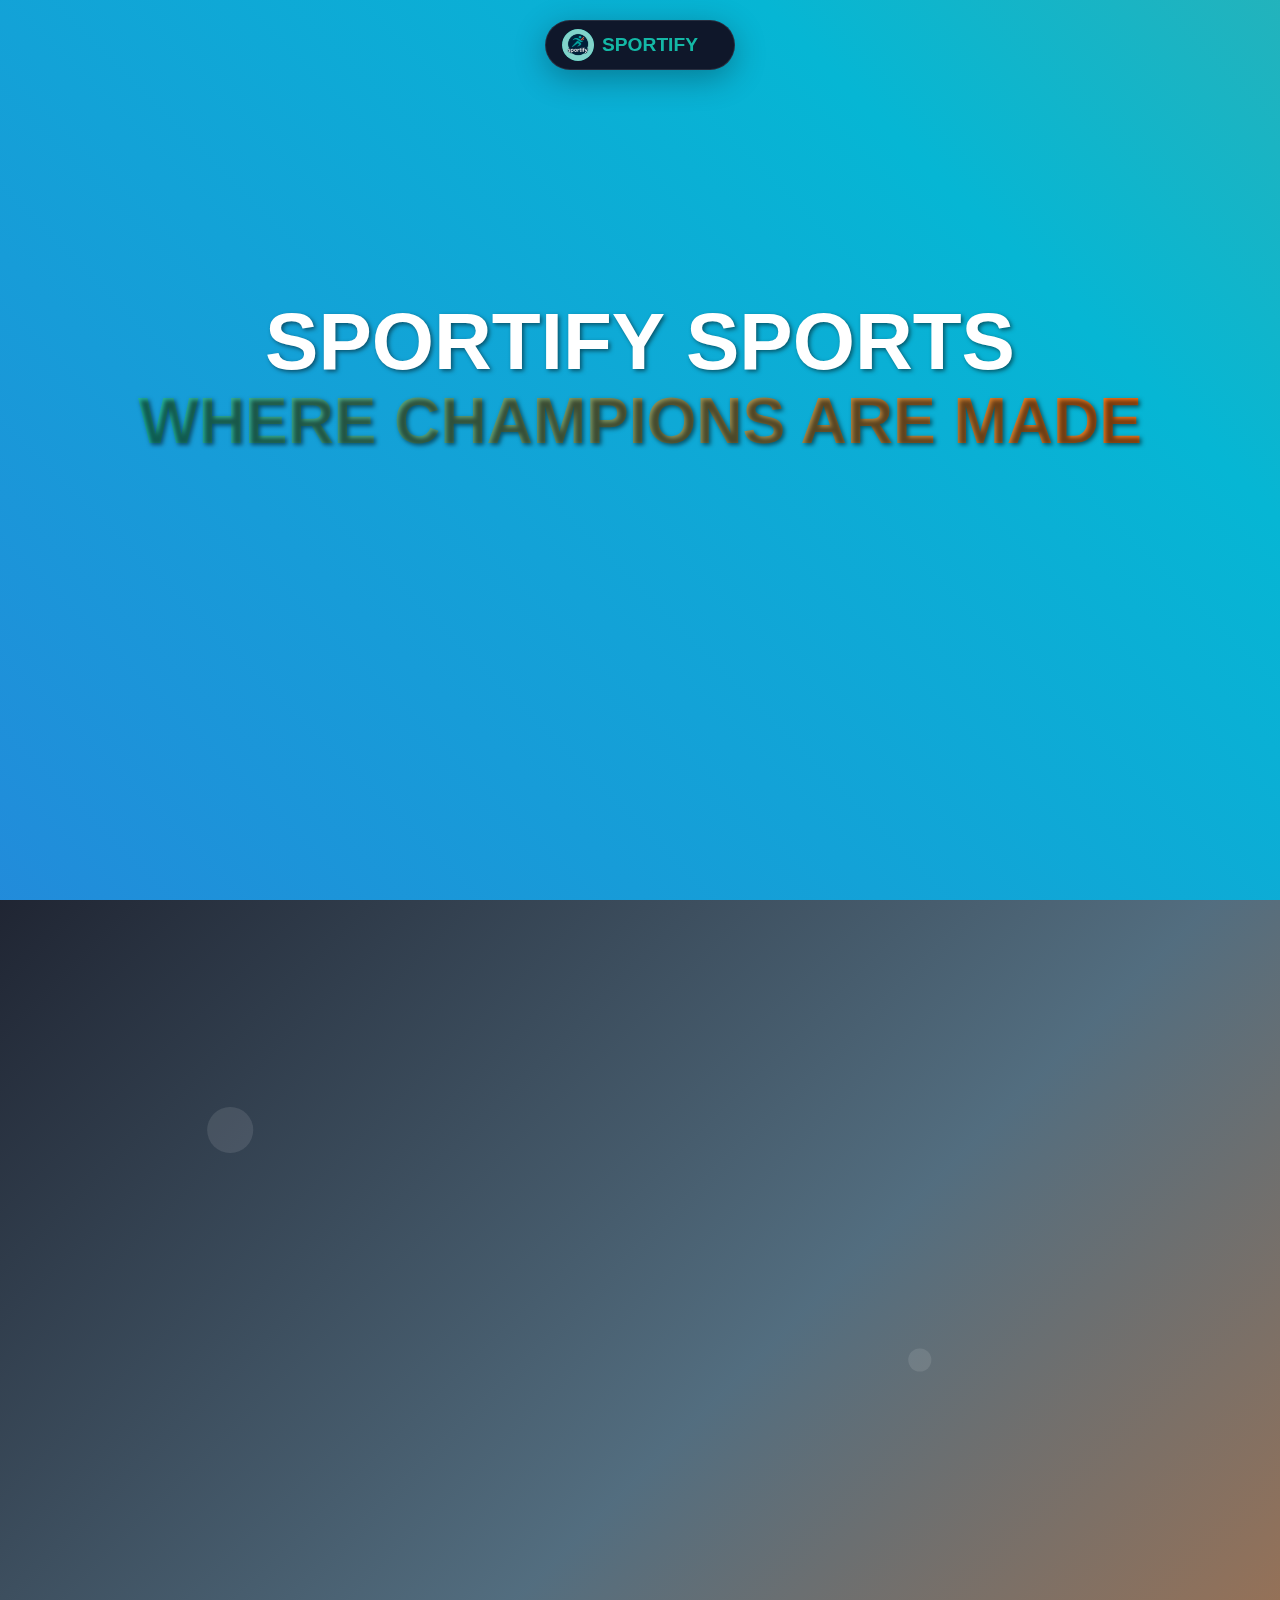
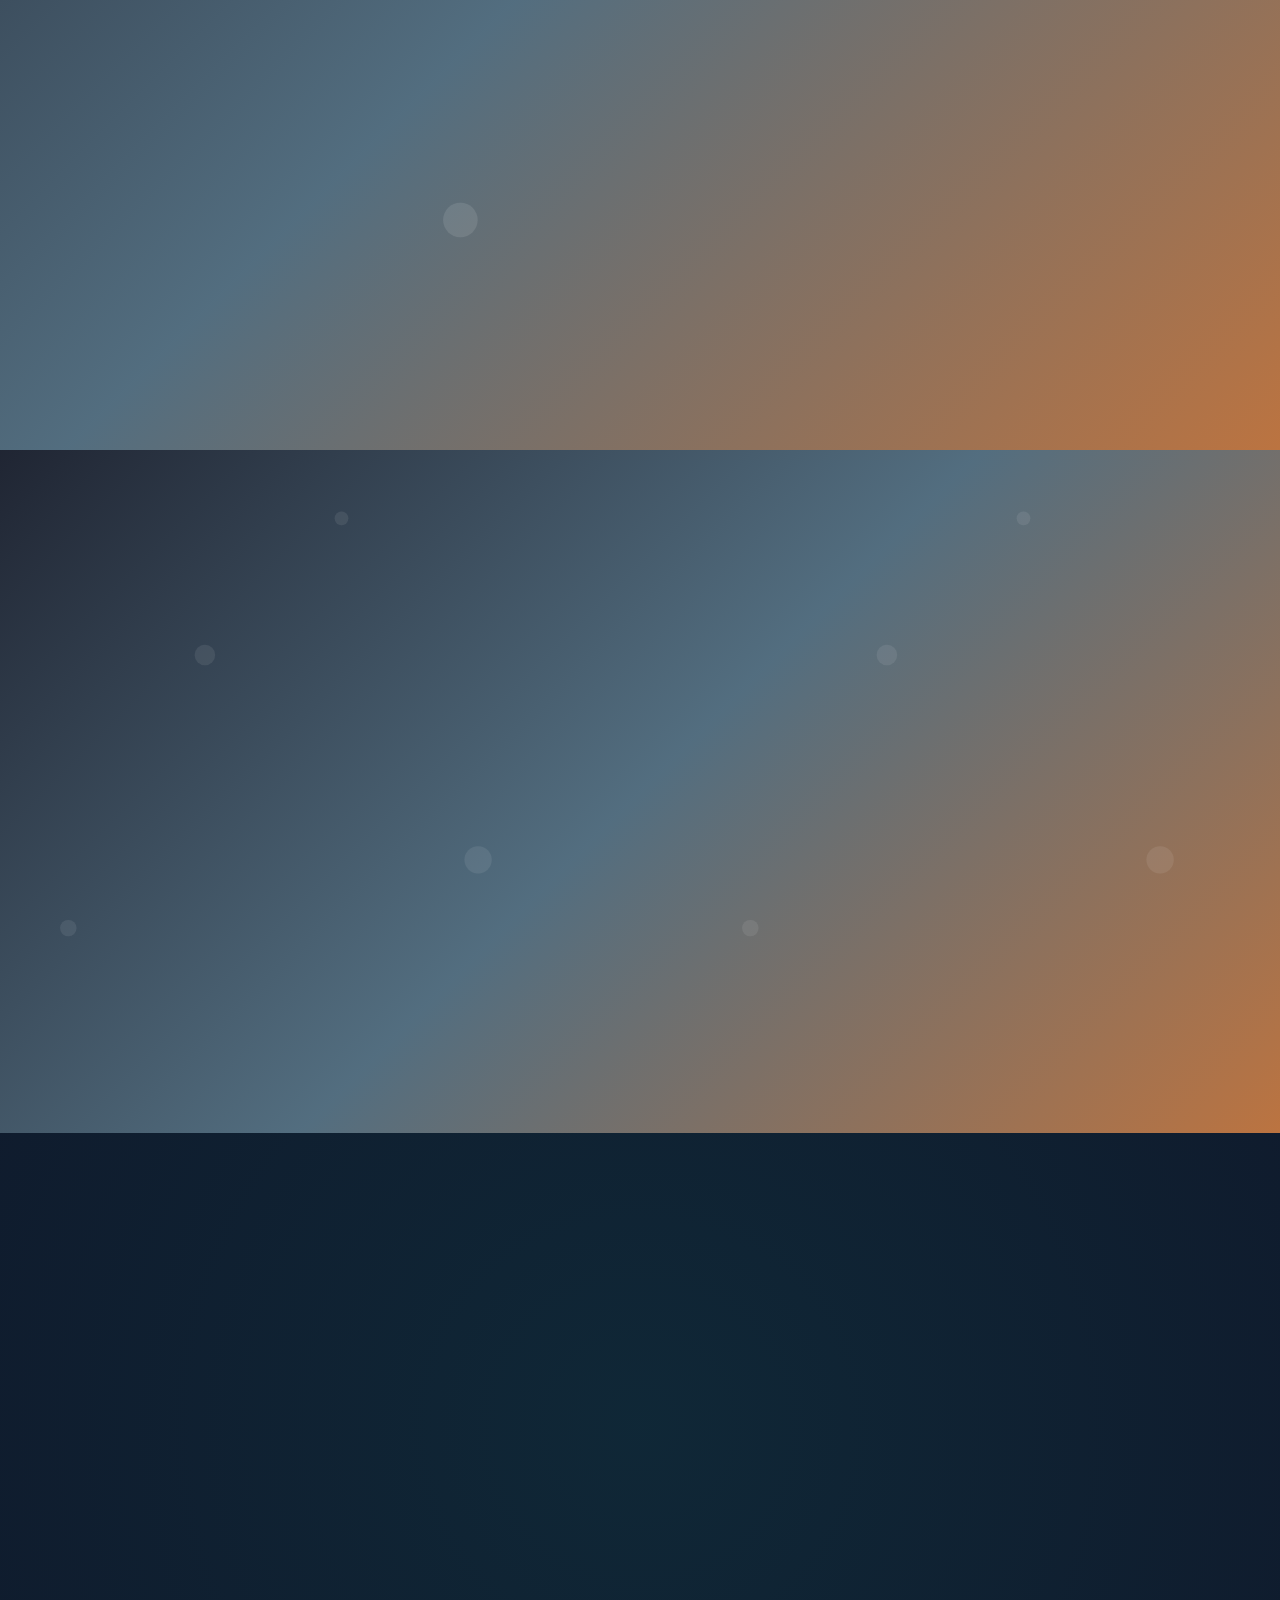
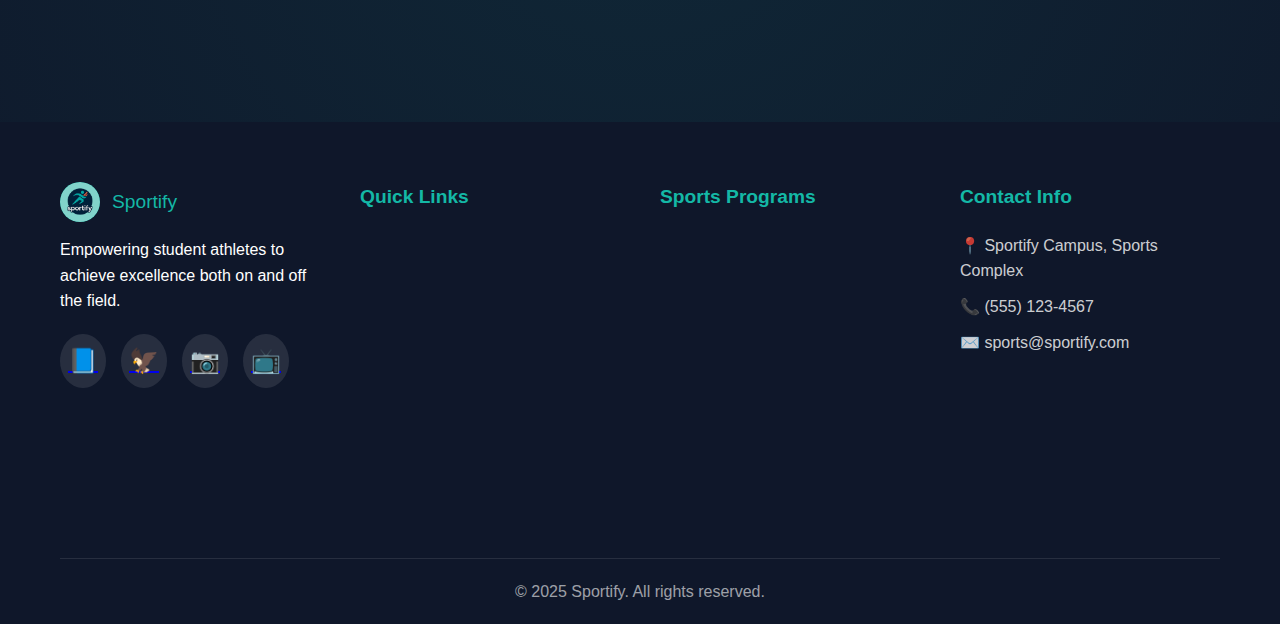
<file: index.html>
<!DOCTYPE html>
<html lang="en">

  <head>
    <meta charset="UTF-8">
    <meta name="viewport" content="width=device-width, initial-scale=1.0">
    <title>Sportify - Where Champions Are Made</title>
    <link rel="stylesheet" href="CSS/styles.css">
    <link rel="stylesheet" href="CSS/home.css">
  </head>

  <body>
    <!-- Navigation Bar -->
    <nav class="navbar" id="navbar">
      <div class="nav-container">
        <div class="nav-logo">
          <div class="logo-icon"><img src="media/logo.png" alt="Sportify Logo"></div>
          <span class="logo-text">SPORTIFY</span>
        </div>

        <!-- Mobile Menu Toggle -->
        <div class="mobile-menu-toggle" id="mobileMenuToggle">
          <span></span>
          <span></span>
          <span></span>
        </div>

        <!-- Navigation Links -->
        <ul class="nav-menu" id="navMenu">
          <li><a href="index.html" class="nav-link active">Home</a></li>
          <li><a href="sports.html" class="nav-link">Sports</a></li>
          <li><a href="events.html" class="nav-link">Events</a></li>
          <li><a href="teams.html" class="nav-link">Teams</a></li>
          <li><a href="facilities.html" class="nav-link">Facilities</a></li>
          <li><a href="gallery.html" class="nav-link">Gallery</a></li>
          <li><a href="about.html" class="nav-link">About Us</a></li>
          <li><a href="contact.html" class="nav-link">Contact</a></li>
          <li><a href="login.html" class="nav-link">Login</a></li>
        </ul>
      </div>
    </nav>

    <main>
      <!-- Hero Section with Auto-playing Video -->
      <section id="home" class="hero">
        <div class="hero-video">
          <div class="video-overlay"></div>
        </div>

        <div class="hero-content">
          <div class="container">
            <h1 class="hero-title">
              SPORTIFY SPORTS<br>
              <span class="highlight">WHERE CHAMPIONS ARE MADE</span>
            </h1>
            <p class="hero-subtitle">Grit. Determination. Victory.</p>
            <button class="cta-button" id="exploreBtn">EXPLORE SPORTS</button>
          </div>
        </div>
      </section>

      <!-- Featured Sports Section -->
      <section id="sports" class="featured-sports">
        <div class="container">
          <h2 class="section-title animate-on-scroll">Featured Sports</h2>
          <div class="sports-grid">
            <div class="sport-card animate-on-scroll" data-sport="football" style="animation-delay: 0.1s;">
              <div class="sport-icon">⚽</div>
              <h3>Football</h3>
              <p>Experience the thrill of the game with our championship-winning football team.</p>
              <button class="learn-more-btn">Learn More</button>
            </div>

            <div class="sport-card animate-on-scroll" data-sport="basketball" style="animation-delay: 0.2s;">
              <div class="sport-icon">🏀</div>
              <h3>Basketball</h3>
              <p>Fast-paced action and incredible athleticism on the court every game.</p>
              <button class="learn-more-btn">Learn More</button>
            </div>

            <div class="sport-card animate-on-scroll" data-sport="swimming" style="animation-delay: 0.3s;">
              <div class="sport-icon">🏊</div>
              <h3>Swimming</h3>
              <p>Dive into excellence with our state-of-the-art aquatic facilities.</p>
              <button class="learn-more-btn">Learn More</button>
            </div>

            <div class="sport-card animate-on-scroll" data-sport="tennis" style="animation-delay: 0.4s;">
              <div class="sport-icon">🎾</div>
              <h3>Tennis</h3>
              <p>Perfect your serve and dominate the court with professional coaching.</p>
              <button class="learn-more-btn">Learn More</button>
            </div>
          </div>
        </div>
      </section>

      <!-- Upcoming Events Section -->
      <section id="events" class="upcoming-events">
        <div class="container">
          <h2 class="section-title animate-on-scroll">Upcoming Events</h2>
          <p class="section-subtitle animate-on-scroll">Don't miss out on these exciting sports events</p>

          <div class="events-grid">
            <div class="event-card animate-on-scroll" style="animation-delay: 0.1s;">
              <div class="event-date">
                <span class="day">15</span>
                <span class="month">SEP</span>
              </div>
              <div class="event-content">
                <h3>Football Tournament Open</h3>
                <p class="event-location">📍Chyasal Football Ground</p>
                <p class="event-time">🕐 7:00 AM - 5:00 PM</p>
                <button class="event-btn">Learn More →</button>
              </div>
            </div>

            <div class="event-card animate-on-scroll" style="animation-delay: 0.2s;">
              <div class="event-date">
                <span class="day">20</span>
                <span class="month">OCT</span>
              </div>
              <div class="event-content">
                <h3>Swimming Championship Qualifiers</h3>
                <p class="event-location">📍 Divestroke Swimming Academy</p>
                <p class="event-time">🕐 10:00 AM - 5:00 PM</p>
                <button class="event-btn">Learn More →</button>
              </div>
            </div>

            <div class="event-card animate-on-scroll" style="animation-delay: 0.3s;">
              <div class="event-date">
                <span class="day">25</span>
                <span class="month">NOV</span>
              </div>
              <div class="event-content">
                <h3>University Marathon Challenge</h3>
                <p class="event-location">📍 Campus Athletic Track</p>
                <p class="event-time">🕐 6:00 AM - 12:00 PM</p>
                <button class="event-btn">Learn More →</button>
              </div>
            </div>
          </div>
        </div>
      </section>

      <!-- Teams Section -->
      <section id="teams" class="teams-section">
        <div class="container">
          <h2 class="section-title animate-on-scroll">Our Teams</h2>
          <div class="teams-showcase">
            <div class="team-highlight">
              <h3 class="animate-on-scroll">Championship Legacy</h3>
              <p class="animate-on-scroll">Our athletes have won over 100+ championships in the last decade,
                representing
                the pinnacle of Sportify excellence.</p>
              <div class="stats">
                <div class="stat animate-on-scroll" style="animation-delay: 0.1s;">
                  <span class="number">100+</span>
                  <span class="label">Championships</span>
                </div>
                <div class="stat animate-on-scroll" style="animation-delay: 0.2s;">
                  <span class="number">200+</span>
                  <span class="label">Athletes</span>
                </div>
                <div class="stat animate-on-scroll" style="animation-delay: 0.3s;">
                  <span class="number">15</span>
                  <span class="label">Sports</span>
                </div>
              </div>
            </div>
          </div>
        </div>
      </section>
    </main>
    <div id="footer"></div>
    <script src="Js/home.js"></script>
    <!-- <script src="Js/main.js"></script> -->
    <script>
      // Toggle mobile menu
      const mobileToggle = document.getElementById("mobileMenuToggle");
      const navMenu = document.getElementById("navMenu");

      mobileToggle.addEventListener("click", () => {
        mobileToggle.classList.toggle("active");
        navMenu.classList.toggle("active");
      });
    </script>

  </body>

</html>
</file>
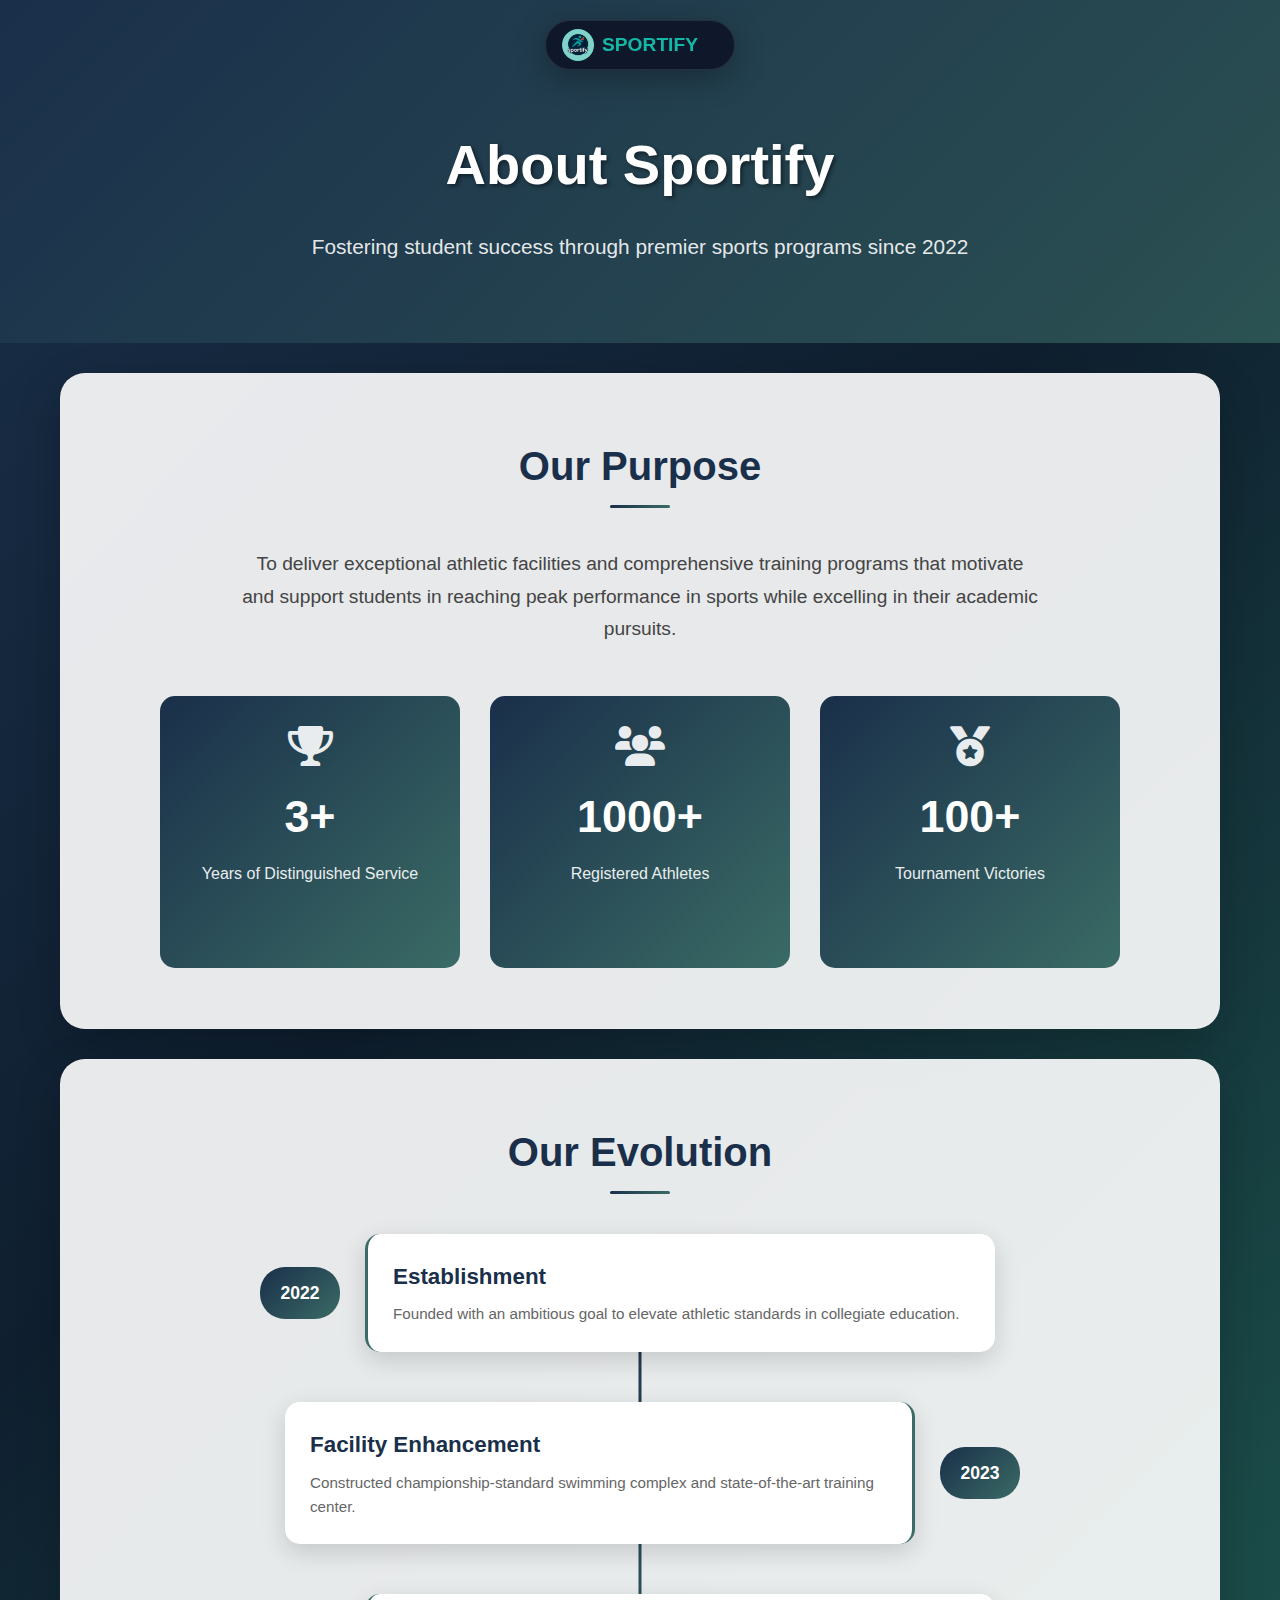
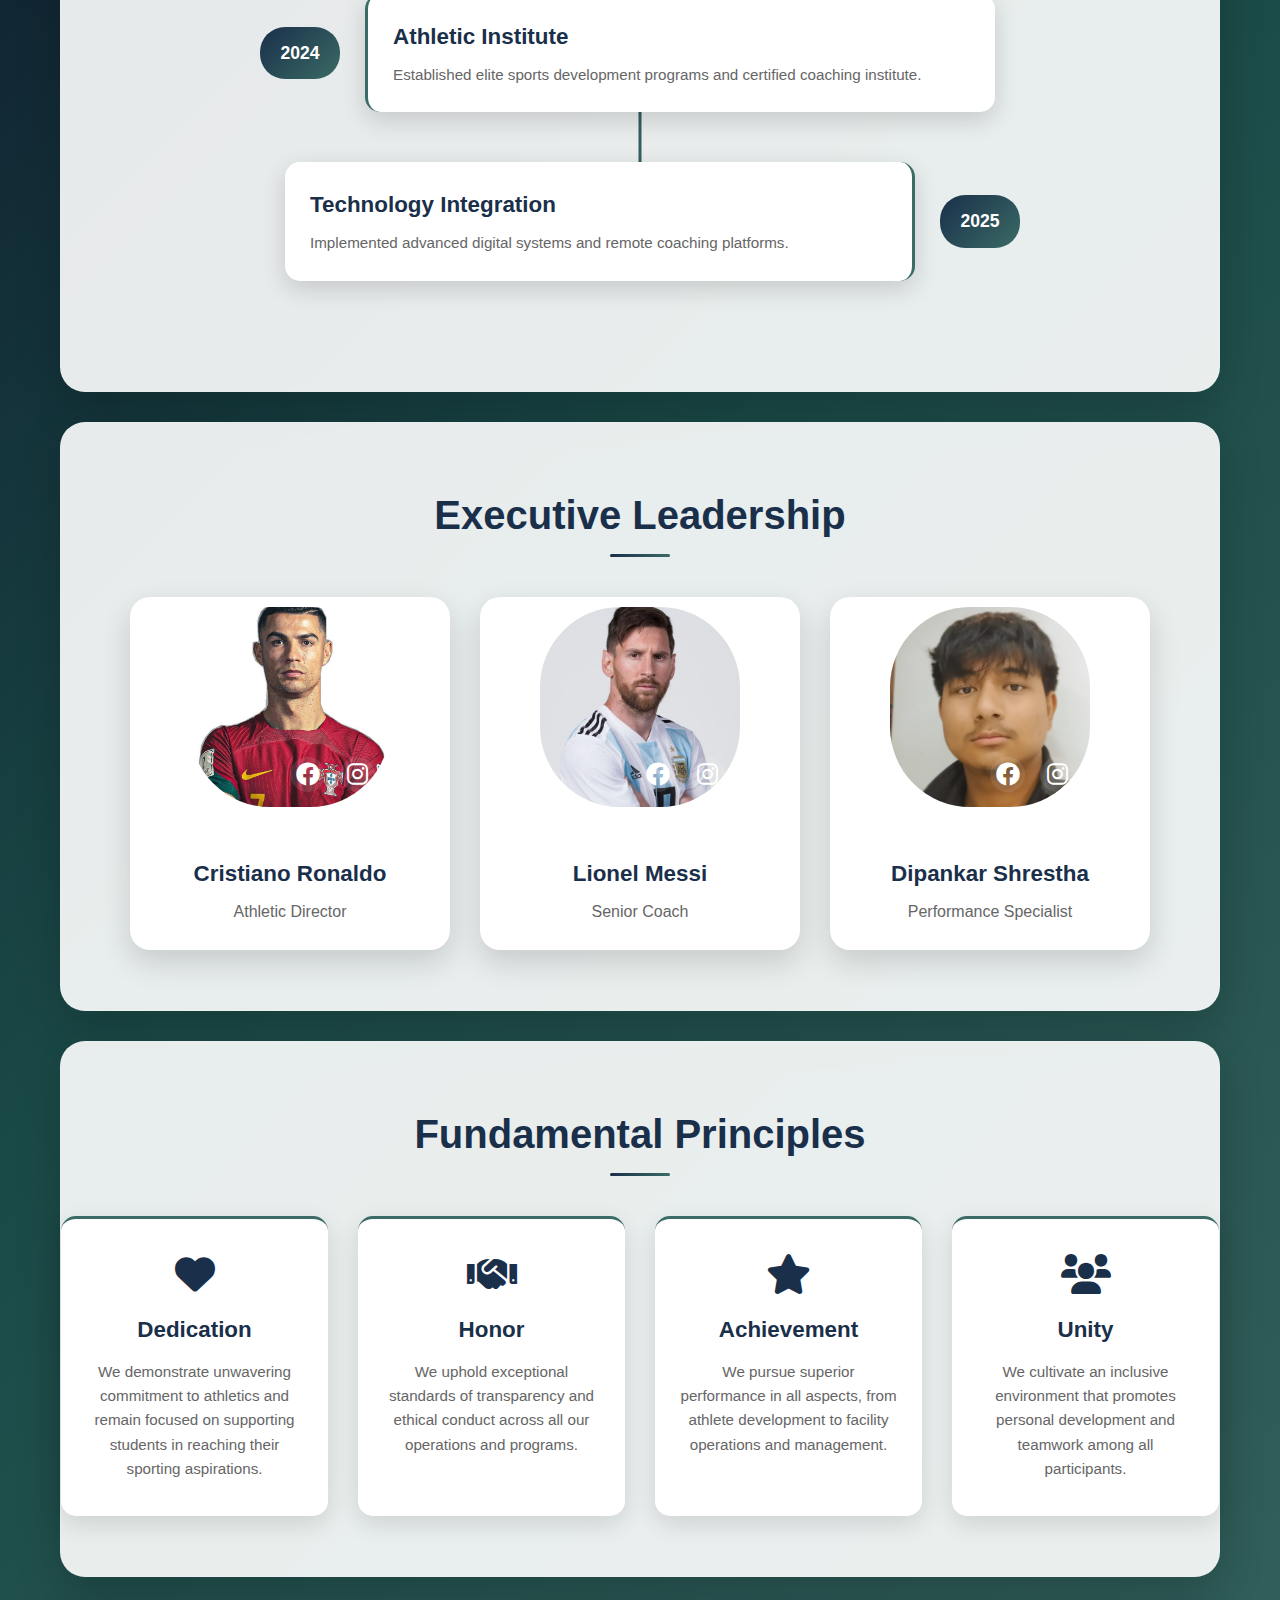
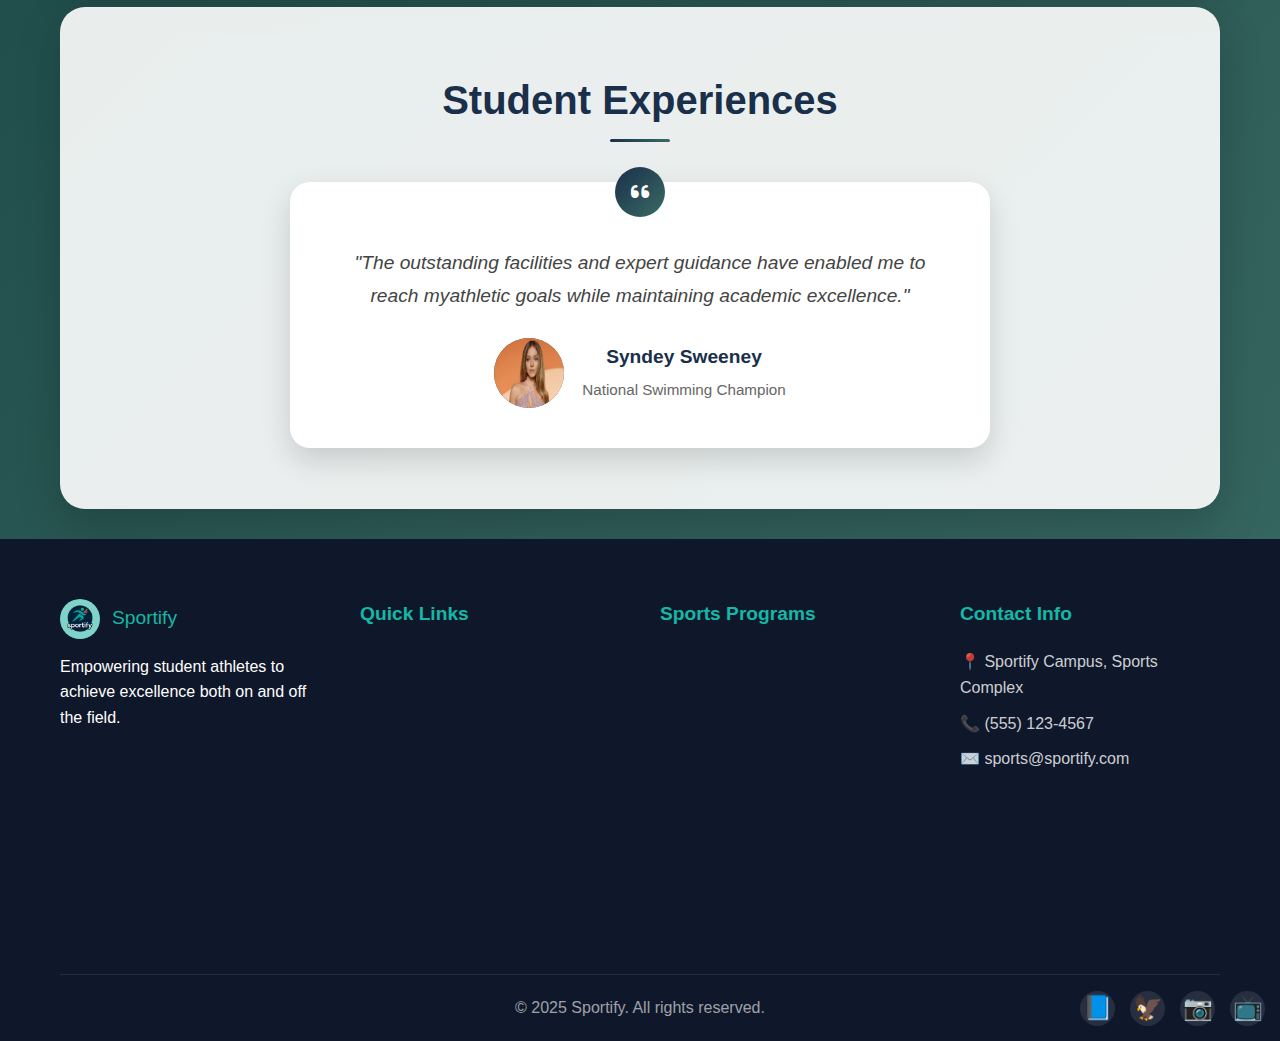
<file: about.html>
<!DOCTYPE html>
<html lang="en">

  <head>
    <meta charset="UTF-8">
    <meta name="viewport" content="width=device-width, initial-scale=1.0">
    <meta http-equiv="X-UA-Compatible" content="IE=edge">
    <title>About - Sportify</title>
    <link rel="stylesheet" href="https://cdnjs.cloudflare.com/ajax/libs/font-awesome/6.0.0/css/all.min.css">
    <link rel="stylesheet" href="CSS/about.css">
    <link rel="stylesheet" href="CSS/styles.css">
  </head>

  <body>

    <!-- Navigation Bar -->
    <div id="navbar"></div>

    <main>
      <!-- Hero Section -->
      <section class="about-hero">
        <div class="container">
          <div class="hero-content">
            <h1>About Sportify</h1>
            <p>Fostering student success through premier sports programs since 2022</p>
          </div>
        </div>
      </section>

      <div class="container">
        <!-- Mission Section -->
        <section class="section mission-section">
          <div class="mission-content">
            <h2>Our Purpose</h2>
            <p>To deliver exceptional athletic facilities and comprehensive training programs that motivate and support
              students in reaching peak performance in sports while excelling in their academic pursuits.</p>
            <div class="mission-stats">
              <div class="stat-item">
                <i class="fas fa-trophy"></i>
                <h3>3+</h3>
                <p>Years of Distinguished Service</p>
              </div>
              <div class="stat-item">
                <i class="fas fa-users"></i>
                <h3>1000+</h3>
                <p>Registered Athletes</p>
              </div>
              <div class="stat-item">
                <i class="fas fa-medal"></i>
                <h3>100+</h3>
                <p>Tournament Victories</p>
              </div>
            </div>
          </div>
        </section>

        <!-- History Timeline -->
        <section class="section history-section">
          <h2>Our Evolution</h2>
          <div class="timeline">
            <div class="timeline-item">
              <div class="year">2022</div>
              <div class="content">
                <h3>Establishment</h3>
                <p>Founded with an ambitious goal to elevate athletic standards in collegiate education.</p>
              </div>
            </div>
            <div class="timeline-item">
              <div class="year">2023</div>
              <div class="content">
                <h3>Facility Enhancement</h3>
                <p>Constructed championship-standard swimming complex and state-of-the-art training center.</p>
              </div>
            </div>
            <div class="timeline-item">
              <div class="year">2024</div>
              <div class="content">
                <h3>Athletic Institute</h3>
                <p>Established elite sports development programs and certified coaching institute.</p>
              </div>
            </div>
            <div class="timeline-item">
              <div class="year">2025</div>
              <div class="content">
                <h3>Technology Integration</h3>
                <p>Implemented advanced digital systems and remote coaching platforms.</p>
              </div>
            </div>
          </div>
        </section>

        <!-- Team Section -->
        <section class="section team-section">
          <h2>Executive Leadership</h2>
          <div class="team-grid">
            <div class="team-member">
              <div class="member-image">
                <img src="media/fplayer2.jpg" alt="">
                <i class="fas fa-user"></i>
                <div class="social-links">
                  <a href="#" aria-label="Facebook"><i class="fab fa-facebook"></i></a>
                  <a href="#" aria-label="Instagram"><i class="fab fa-instagram"></i></a>
                </div>
              </div>
              <div class="member-info">
                <h3>Cristiano Ronaldo</h3>
                <p>Athletic Director</p>
              </div>
            </div>
            <div class="team-member">
              <div class="member-image">
                <img src="media/fplayer1.jpg" alt="">
                <i class="fas fa-user"></i>
                <div class="social-links">
                  <a href="#" aria-label="Facebook"><i class="fab fa-facebook"></i></a>
                  <a href="#" aria-label="Instagram"><i class="fab fa-instagram"></i></a>
                </div>
              </div>
              <div class="member-info">
                <h3>Lionel Messi</h3>
                <p>Senior Coach</p>
              </div>
            </div>
            <div class="team-member">
              <div class="member-image">
                <img src="media/fplayer3.jpg" alt="">
                <i class="fas fa-user"></i>
                <div class="social-links">
                  <a href="#" aria-label="Facebook"><i class="fab fa-facebook"></i></a>
                  <a href="#" aria-label="Instagram"><i class="fab fa-instagram"></i></a>
                </div>
              </div>
              <div class="member-info">
                <h3>Dipankar Shrestha</h3>
                <p>Performance Specialist</p>
              </div>
            </div>
          </div>
        </section>

        <!-- Values Section -->
        <section class="section values-section">
          <h2>Fundamental Principles</h2>
          <div class="values-grid">
            <div class="value-item">
              <i class="fas fa-heart"></i>
              <h3>Dedication</h3>
              <p>We demonstrate unwavering commitment to athletics and remain focused on supporting students in reaching
                their sporting aspirations.</p>
            </div>
            <div class="value-item">
              <i class="fas fa-handshake"></i>
              <h3>Honor</h3>
              <p>We uphold exceptional standards of transparency and ethical conduct across all our operations and
                programs.</p>
            </div>
            <div class="value-item">
              <i class="fas fa-star"></i>
              <h3>Achievement</h3>
              <p>We pursue superior performance in all aspects, from athlete development to facility operations and
                management.</p>
            </div>
            <div class="value-item">
              <i class="fas fa-users"></i>
              <h3>Unity</h3>
              <p>We cultivate an inclusive environment that promotes personal development and teamwork among all
                participants.</p>
            </div>
          </div>
        </section>

        <!-- Testimonials Section -->
        <section class="section testimonials-section">
          <h2>Student Experiences</h2>
          <div class="testimonials-slider">
            <div class="testimonial">
              <div class="quote"><i class="fas fa-quote-left"></i></div>
              <p>"The outstanding facilities and expert guidance have enabled me to reach myathletic goals while
                maintaining academic excellence."</p>
              <div class="author">
                <img src="media/sydney.webp" alt="Student">
                <div class="author-info">
                  <h4>Syndey Sweeney</h4>
                  <p>National Swimming Champion</p>
                </div>
              </div>
            </div>
          </div>
        </section>
      </div>
    </main>
    <div id="footer"></div>
    <script src="Js/main.js"></script>
  </body>


</html>
</file>
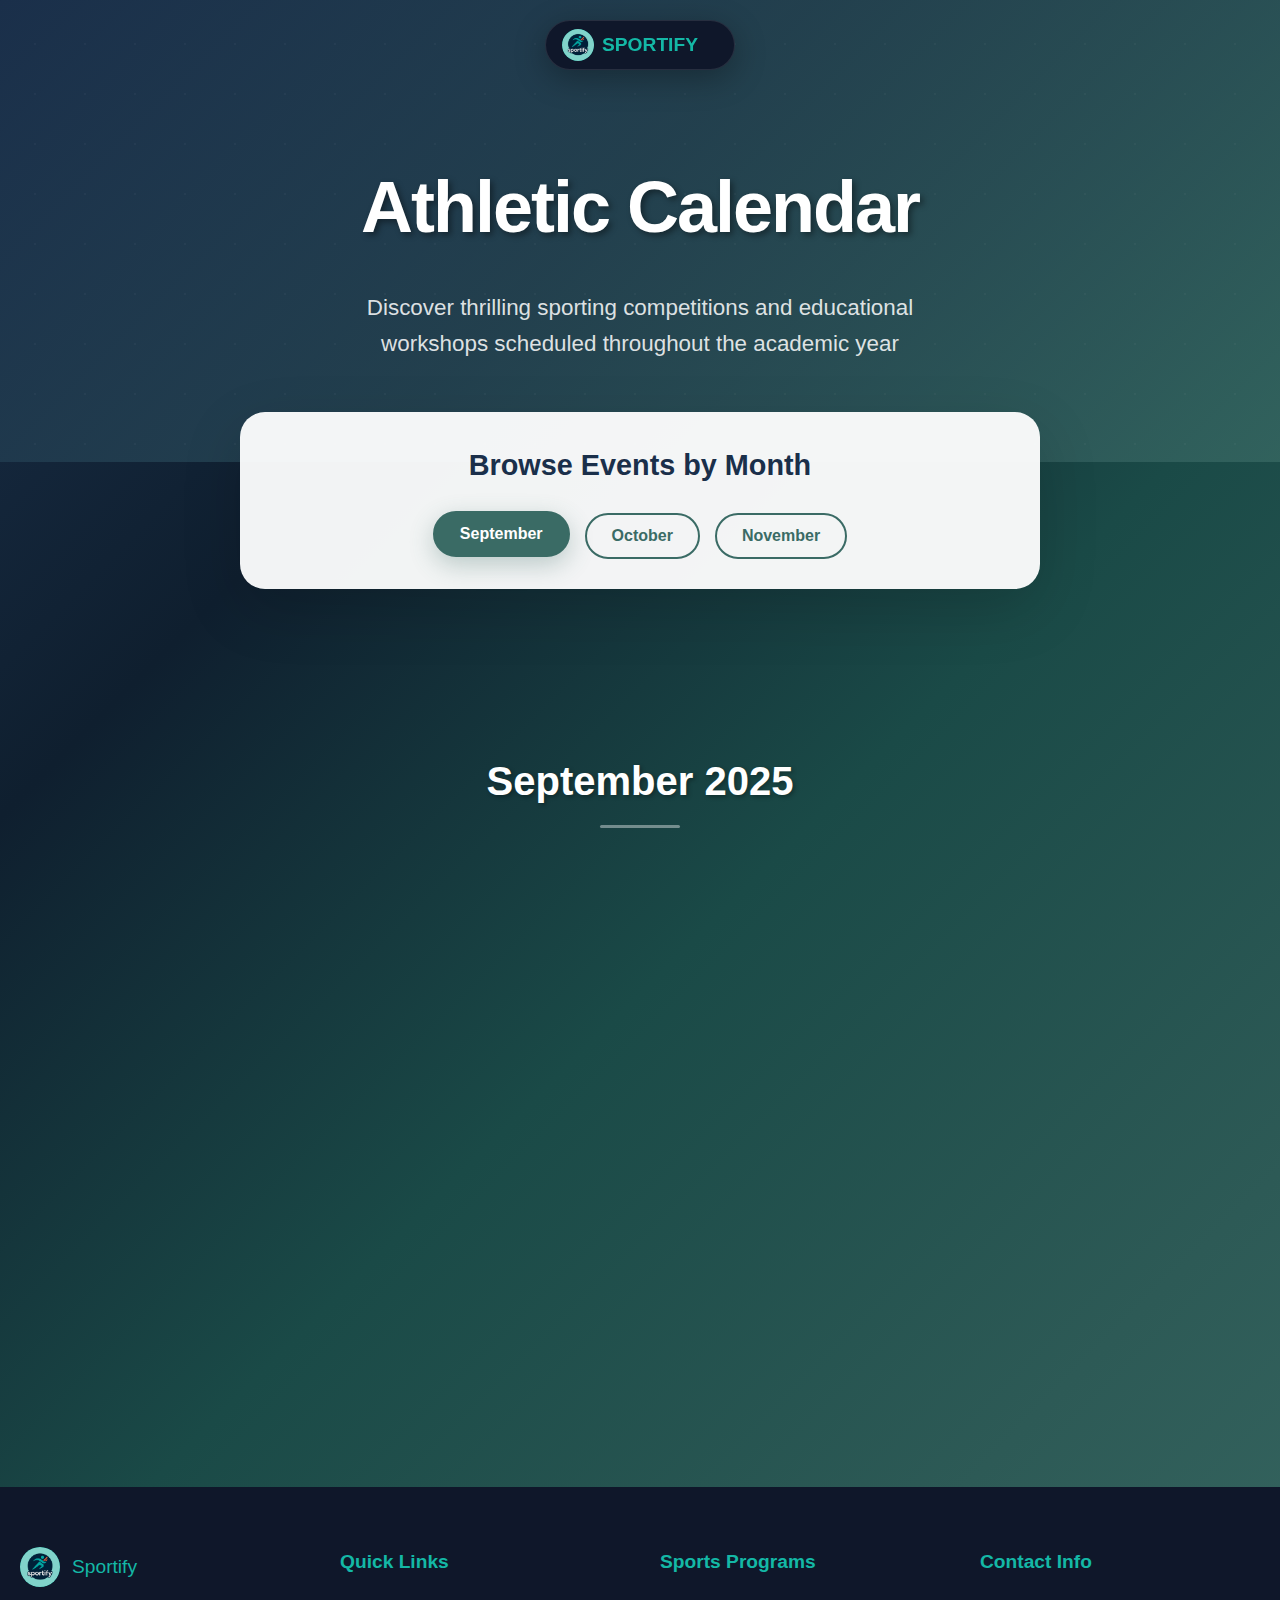
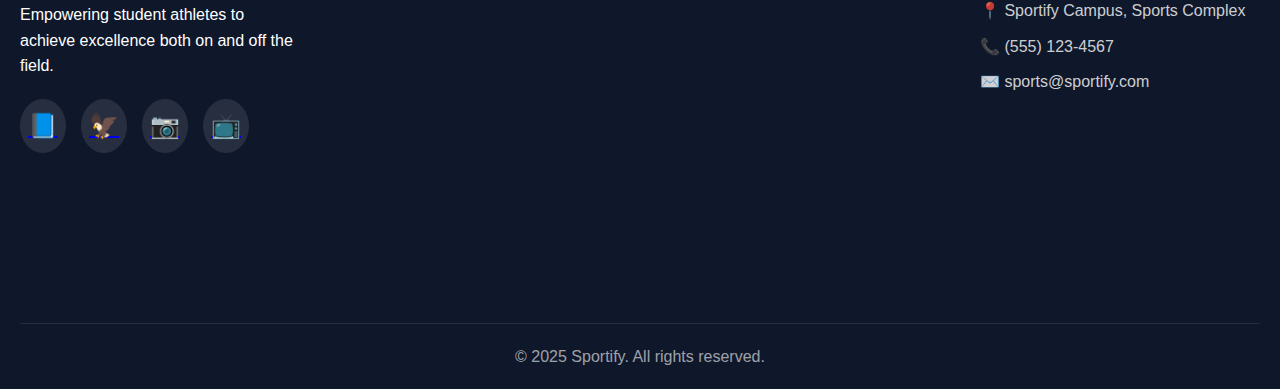
<file: events.html>
<!DOCTYPE html>
<html lang="en">

  <head>
    <meta charset="UTF-8">
    <meta name="viewport" content="width=device-width, initial-scale=1.0">
    <meta http-equiv="X-UA-Compatible" content="IE=edge">
    <title>Events - University Sports</title>
    <link rel="stylesheet" href="CSS/styles.css">
    <link rel="stylesheet" href="CSS/events.css">
    <link rel="stylesheet" href="https://cdnjs.cloudflare.com/ajax/libs/font-awesome/6.0.0/css/all.min.css">
    <!--[if lt IE 9]>
    <script src="https://cdnjs.cloudflare.com/ajax/libs/html5shiv/3.7.3/html5shiv.min.js"></script>
    <script src="https://cdnjs.cloudflare.com/ajax/libs/respond.js/1.4.2/respond.min.js"></script>
    <![endif]-->
  </head>

  <body>
    <!-- Navigation Bar -->
    <div id="navbar"></div>
    <!-- Events Hero Section -->
    <section class="events-hero">
      <div class="container">
        <div class="hero-content">

          <h1>Athletic Calendar</h1>
          <p>Discover thrilling sporting competitions and educational workshops scheduled throughout the academic year
          </p>
        </div>
      </div>
    </section>

    <!-- Calendar Navigation -->
    <div class="container">
      <div class="calendar-nav">
        <h2 class="nav-title">Browse Events by Month</h2>
        <div class="month-tabs">
          <button class="month-tab active" data-month="feb">September</button>
          <button class="month-tab" data-month="mar">October</button>
          <button class="month-tab" data-month="apr">November</button>
        </div>
      </div>
    </div>

    <!-- Events Container -->
    <div class="container">
      <div class="events-container">
        <!-- September 2025 -->
        <div class="month-section" id="feb-events">
          <h2 class="month-title">September 2025</h2>
          <div class="events-grid">
            <div class="event-card">
              <div class="card-header">
                <div class="event-date">
                  <span class="month">SEPT</span>
                  <span class="day">15</span>
                  <span class="year">2025</span>
                </div>
              </div>
              <div class="card-body">
                <div class="event-tag">Tournament</div>
                <div class="event-content">
                  <h3>Football Tournament Open</h3>
                  <p class="event-description">Premier Football tournament showcasing elite university teams competing
                    for the prestigious championship trophy.</p>
                  <div class="event-details">
                    <span><i class="fas fa-clock"></i> 7:00 AM - 5:00 PM</span>
                    <span><i class="fas fa-map-marker-alt"></i> Chyasal Football Ground</span>
                    <span><i class="fas fa-users"></i> 32 Competing Teams</span>
                  </div>
                  <a href="#" class="register-btn">Join Tournament</a>
                </div>
              </div>
            </div>

            <div class="event-card">
              <div class="card-header">
                <div class="event-date">
                  <span class="month">SEPT</span>
                  <span class="day">25</span>
                  <span class="year">2025</span>
                </div>
              </div>
              <div class="card-body">
                <div class="event-tag">Workshop</div>
                <div class="event-content">
                  <h3>Athletic Nutrition Masterclass</h3>
                  <p class="event-description">Comprehensive workshop on optimal nutrition strategies with certified
                    sports nutritionists and dietary experts.</p>
                  <div class="event-details">
                    <span><i class="fas fa-clock"></i> 2:00 PM - 5:00 PM</span>
                    <span><i class="fas fa-map-marker-alt"></i> Sports Research Center</span>
                    <span><i class="fas fa-user-friends"></i> Maximum 50 Attendees</span>
                  </div>
                  <a href="#" class="register-btn">Reserve Spot</a>
                </div>
              </div>
            </div>
          </div>
        </div>

        <!-- October 2025 -->
        <div class="month-section" id="mar-events">
          <h2 class="month-title">October 2025</h2>
          <div class="events-grid">
            <div class="event-card">
              <div class="card-header">
                <div class="event-date">
                  <span class="month">OCT</span>
                  <span class="day">20</span>
                  <span class="year">2025</span>
                </div>
              </div>
              <div class="card-body">
                <div class="event-tag">Competition</div>
                <div class="event-content">
                  <h3>Swimming Championship Qualifiers</h3>
                  <p class="event-description">Annual swimming competition featuring diverse stroke techniques and skill
                    categories for all proficiency levels.</p>
                  <div class="event-details">
                    <span><i class="fas fa-clock"></i> 10:00 AM - 5:00 PM</span>
                    <span><i class="fas fa-map-marker-alt"></i> DiveStroke Swimming Academy</span>
                    <span><i class="fas fa-trophy"></i> Various Divisions</span>
                  </div>
                  <a href="#" class="register-btn">Enter Competition</a>
                </div>
              </div>
            </div>

            <div class="event-card">
              <div class="card-header">
                <div class="event-date">
                  <span class="month">OCT</span>
                  <span class="day">25</span>
                  <span class="year">2025</span>
                </div>
              </div>
              <div class="card-body">
                <div class="event-tag">Tournament</div>
                <div class="event-content">
                  <h3>Tennis Championship Series</h3>
                  <p class="event-description">Individual and team tennis competition featuring exciting rewards and
                    professional coaching opportunities.</p>
                  <div class="event-details">
                    <span><i class="fas fa-clock"></i> 10:00 AM - 7:00 PM</span>
                    <span><i class="fas fa-map-marker-alt"></i> Professional Tennis Courts</span>
                    <span><i class="fas fa-medal"></i> Individual & Team Events</span>
                  </div>
                  <a href="#" class="register-btn">Sign Up Now</a>
                </div>
              </div>
            </div>
          </div>
        </div>

        <!-- November 2025 -->
        <div class="month-section" id="apr-events">
          <h2 class="month-title">November 2025</h2>
          <div class="events-grid">
            <div class="event-card">
              <div class="card-header">
                <div class="event-date">
                  <span class="month">NOV</span>
                  <span class="day">25</span>
                  <span class="year">2025</span>
                </div>
              </div>
              <div class="card-body">
                <div class="event-tag">Special Event</div>
                <div class="event-content">
                  <h3>University Marathon Challenge</h3>
                  <p class="event-description">Join hundreds of students and athletes in a thrilling marathon that
                    celebrates endurance, teamwork, and the spirit of competition.</p>
                  <div class="event-details">
                    <span><i class="fas fa-clock"></i> 6:00 AM - 12:00 PM</span>
                    <span><i class="fas fa-map-marker-alt"></i> Central University Sports Ground</span>
                    <span><i class="fas fa-microphone"></i> Guest Coaches & Fitness Experts</span>
                  </div>
                  <a href="#" class="register-btn">Register Now</a></p>
                </div>
              </div>
            </div>
          </div>
        </div>
      </div>
    </div>
    <div id="footer"></div>
    <script src="Js/events.js"></script>
    <script src="Js/main.js"></script>
  </body>

</html>
</file>
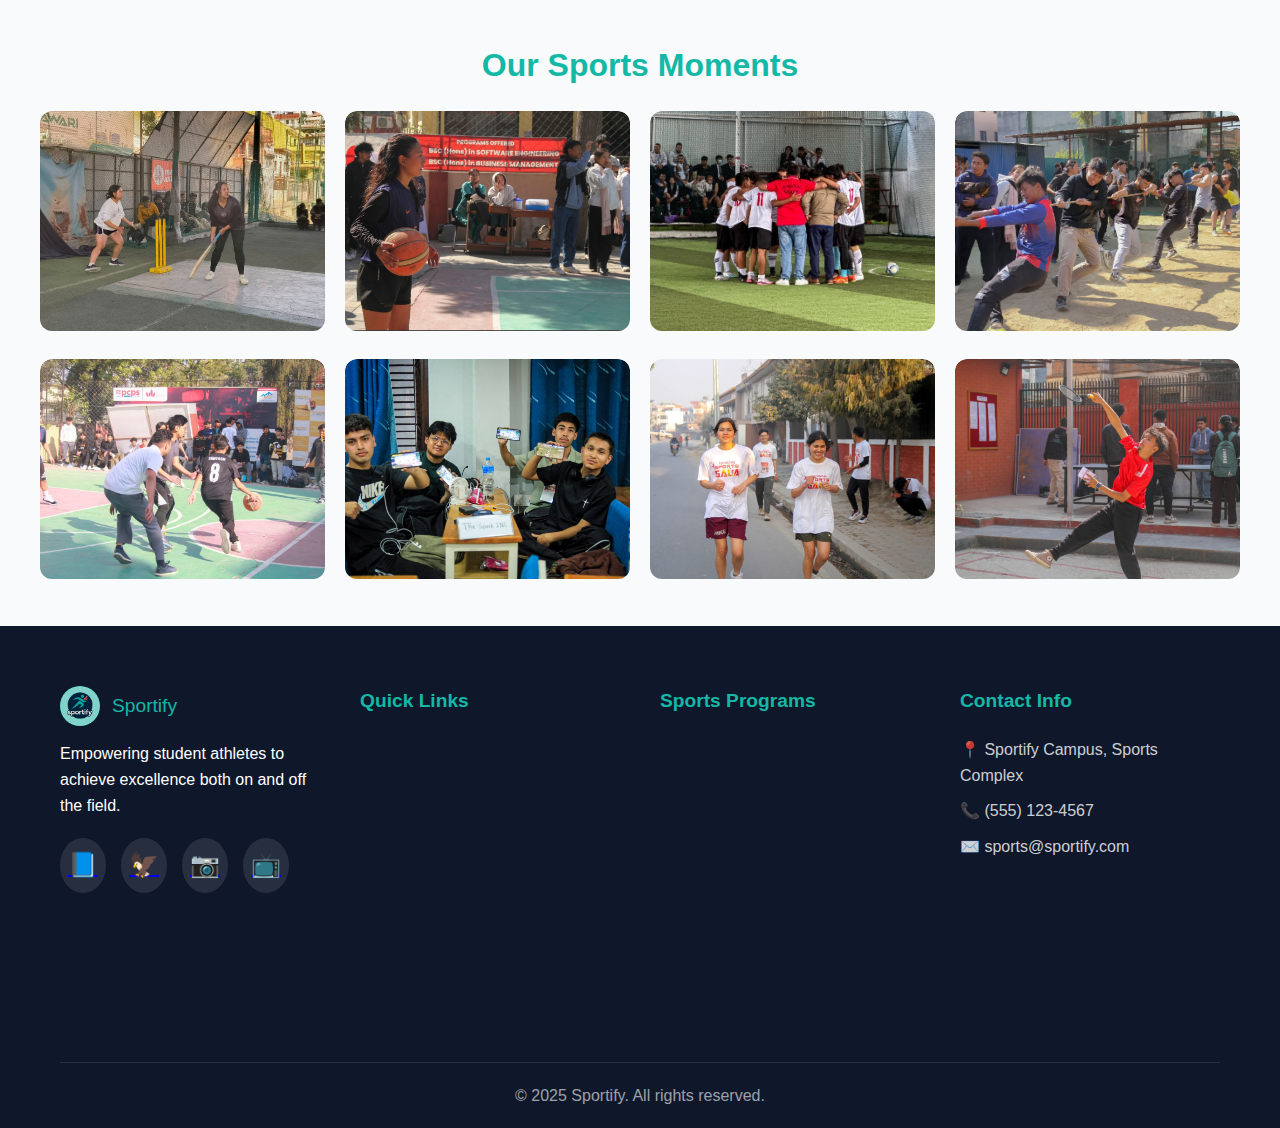
<file: gallery.html>
<!DOCTYPE html>
<html lang="en">

  <head>
    <meta charset="UTF-8">
    <meta name="viewport" content="width=device-width, initial-scale=1.0">
    <title>College Sports Gallery</title>
    <link rel="stylesheet" href="CSS/gallery.css">
    <link rel="stylesheet" href="CSS/styles.css">
  </head>

  <body>
    <!-- Gallery Section -->
    <section class="gallery">
      <h2>Our Sports Moments</h2>
      <div class="gallery-grid">
        <div class="gallery-item">
          <img src="media/Crick.jpg" alt="Cricket Tournament">
          <span class="img-caption">Cricket Tournament</span>
        </div>
        <div class="gallery-item">
          <img src="media/bask.jpg" alt="Basketball">
          <span class="img-caption">Basketball</span>
        </div>
        <div class="gallery-item">
          <img src="media/Foot.jpg" alt="Tactics">
          <span class="img-caption">Football</span>
        </div>
        <div class="gallery-item">
          <img src="media/tug.jpg" alt="Tug Of War">
          <span class="img-caption">Tug Of War</span>
        </div>
        <div class="gallery-item">
          <img src="media/bas.jpg" alt="Basketball Tournament">
          <span class="img-caption">Basketball Tournament</span>
        </div>
        <div class="gallery-item">
          <img src="media/e.jpg" alt="PUBG Tournament">
          <span class="img-caption">PUBG Tournament</span>
        </div>
        <div class="gallery-item">
          <img src="media/mar.jpg" alt="Marathon">
          <span class="img-caption">Marathon</span>
        </div>
        <div class="gallery-item">
          <img src="media/bad.jpg" alt="Badminton">
          <span class="img-caption">Badminton</span>
        </div>
      </div>
    </section>

    <div id="footer"></div>
    <script src="Js/gallery.js"></script>
  </body>

</html>
</file>
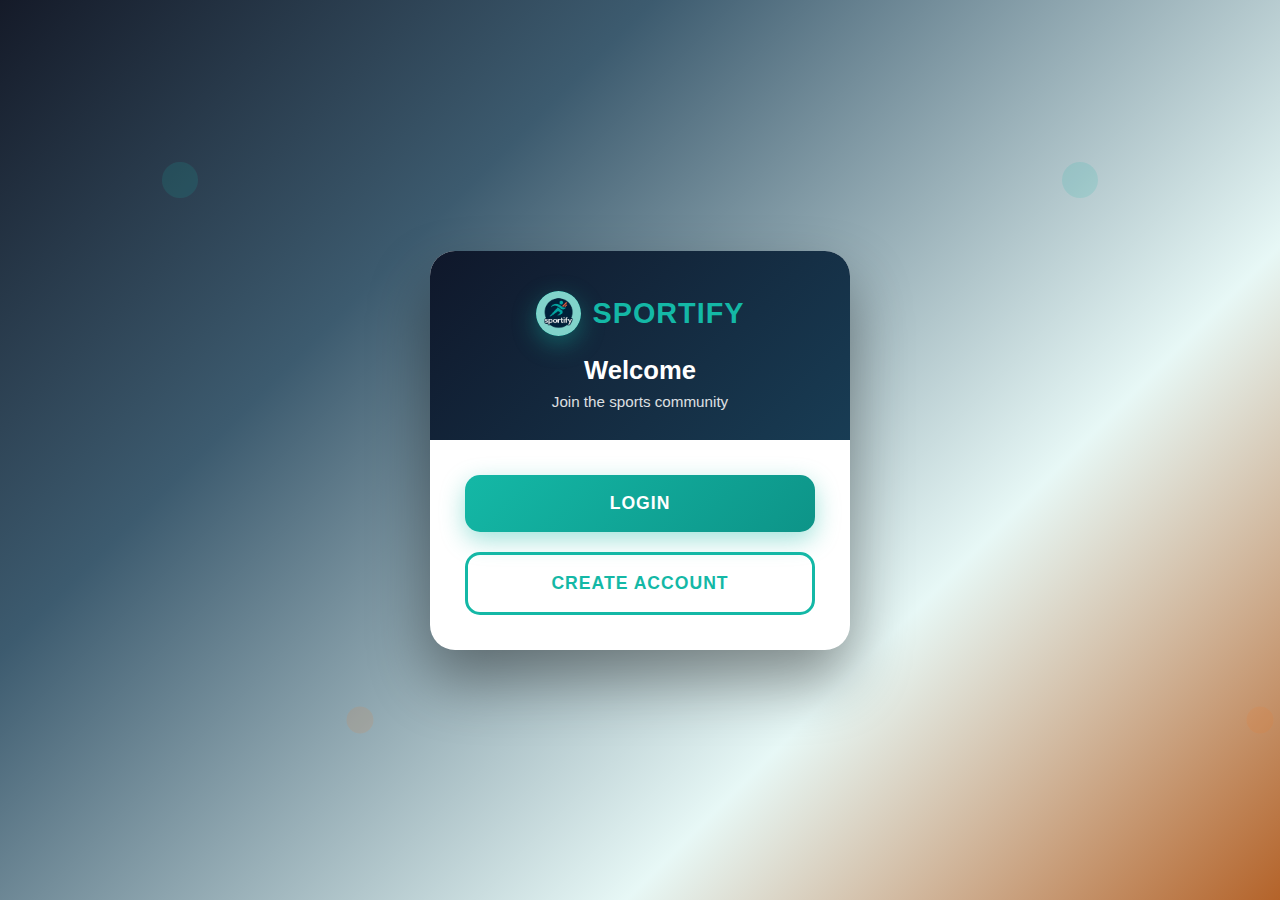
<file: login.html>
<!DOCTYPE html>
<html lang="en">
<head>
    <meta charset="UTF-8">
    <meta name="viewport" content="width=device-width, initial-scale=1.0">
    <title>Login - Sportify</title>
    <link rel="stylesheet" href="CSS/login.css">
</head>
<body>
    <div class="auth-container">
        <div class="auth-header">
            <div class="logo-container">
                <div class="logo-icon">
                    <img src="media/logo.png" alt="Sportify Logo">
                </div>
                <span class="logo-text">SPORTIFY</span>
            </div>
            <h1 class="auth-title">Welcome</h1>
            <p class="auth-subtitle">Join the sports community</p>
        </div>

        <div class="auth-content">
            <!-- Welcome Screen -->
            <div class="welcome-screen" id="welcome">
                <div class="welcome-buttons">
                    <button class="welcome-btn login-btn" onclick="showLogin()">Login</button>
                    <button class="welcome-btn signup-btn" onclick="showSignup()">Create Account</button>
                </div>
            </div>

            <!-- Login Form -->
            <form class="form-container" id="loginForm" onsubmit="return false">
                <div class="form-group">
                    <label for="loginEmail">Email Address</label>
                    <input type="email" id="loginEmail" required placeholder="Enter your email">
                </div>
                
                <div class="form-group">
                    <label for="loginPassword">Password</label>
                    <input type="password" id="loginPassword" required placeholder="Enter your password">
                </div>
                
                <button type="submit" class="submit-btn">Login</button>
                <button type="button" class="back-btn" onclick="goBack()">Back</button>
            </form>

            <!-- Signup Form -->
            <form class="form-container" id="signupForm" onsubmit="return false">
                <div class="form-group">
                    <label for="signupName">Full Name</label>
                    <input type="text" id="signupName" required placeholder="Enter your full name">
                </div>
                
                <div class="form-group">
                    <label for="signupEmail">Email Address</label>
                    <input type="email" id="signupEmail" required placeholder="Enter your email">
                </div>
                
                <div class="form-group">
                    <label for="signupPassword">Password</label>
                    <input type="password" id="signupPassword" required placeholder="Create a password">
                </div>
                
                <button type="submit" class="submit-btn">Create Account</button>
                <button type="button" class="back-btn" onclick="goBack()">Back</button>
            </form>
        </div>
    </div>

    <script src="Js/login.js"></script>
</body>
</html>
</file>
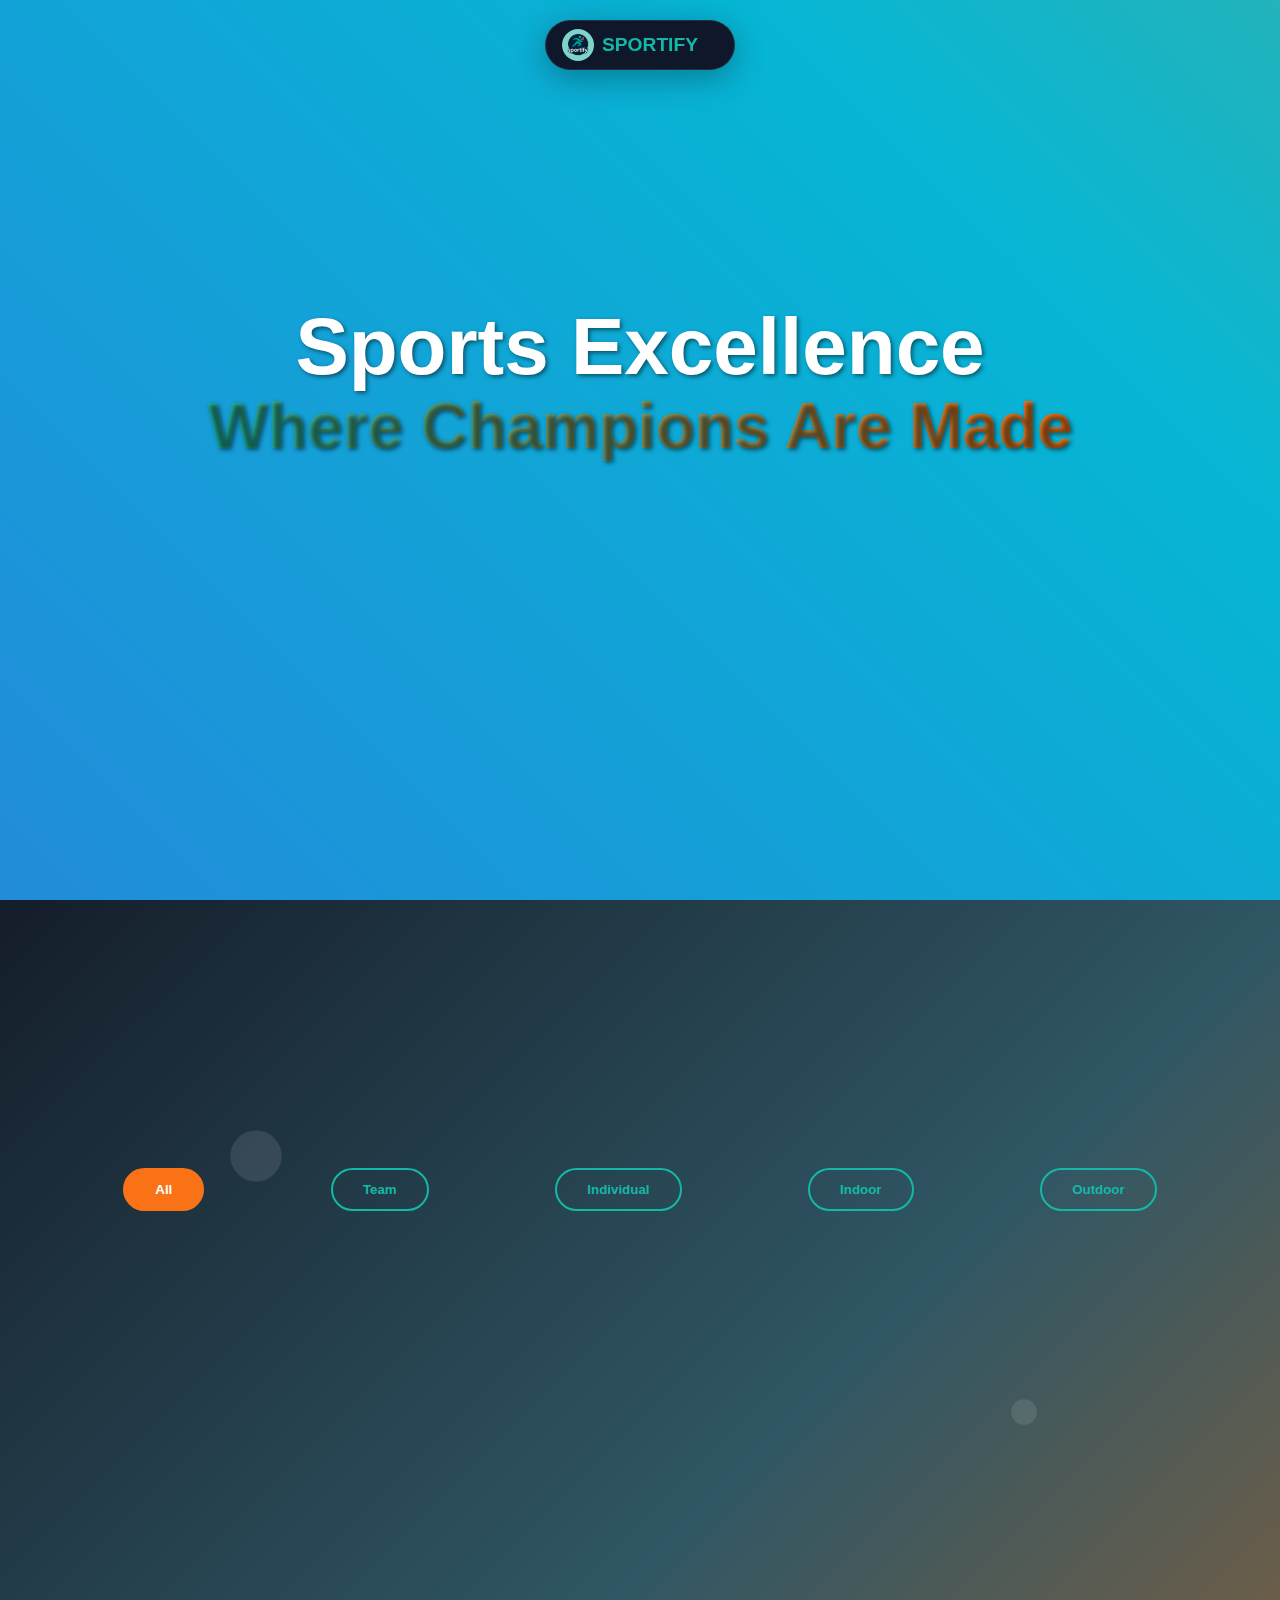
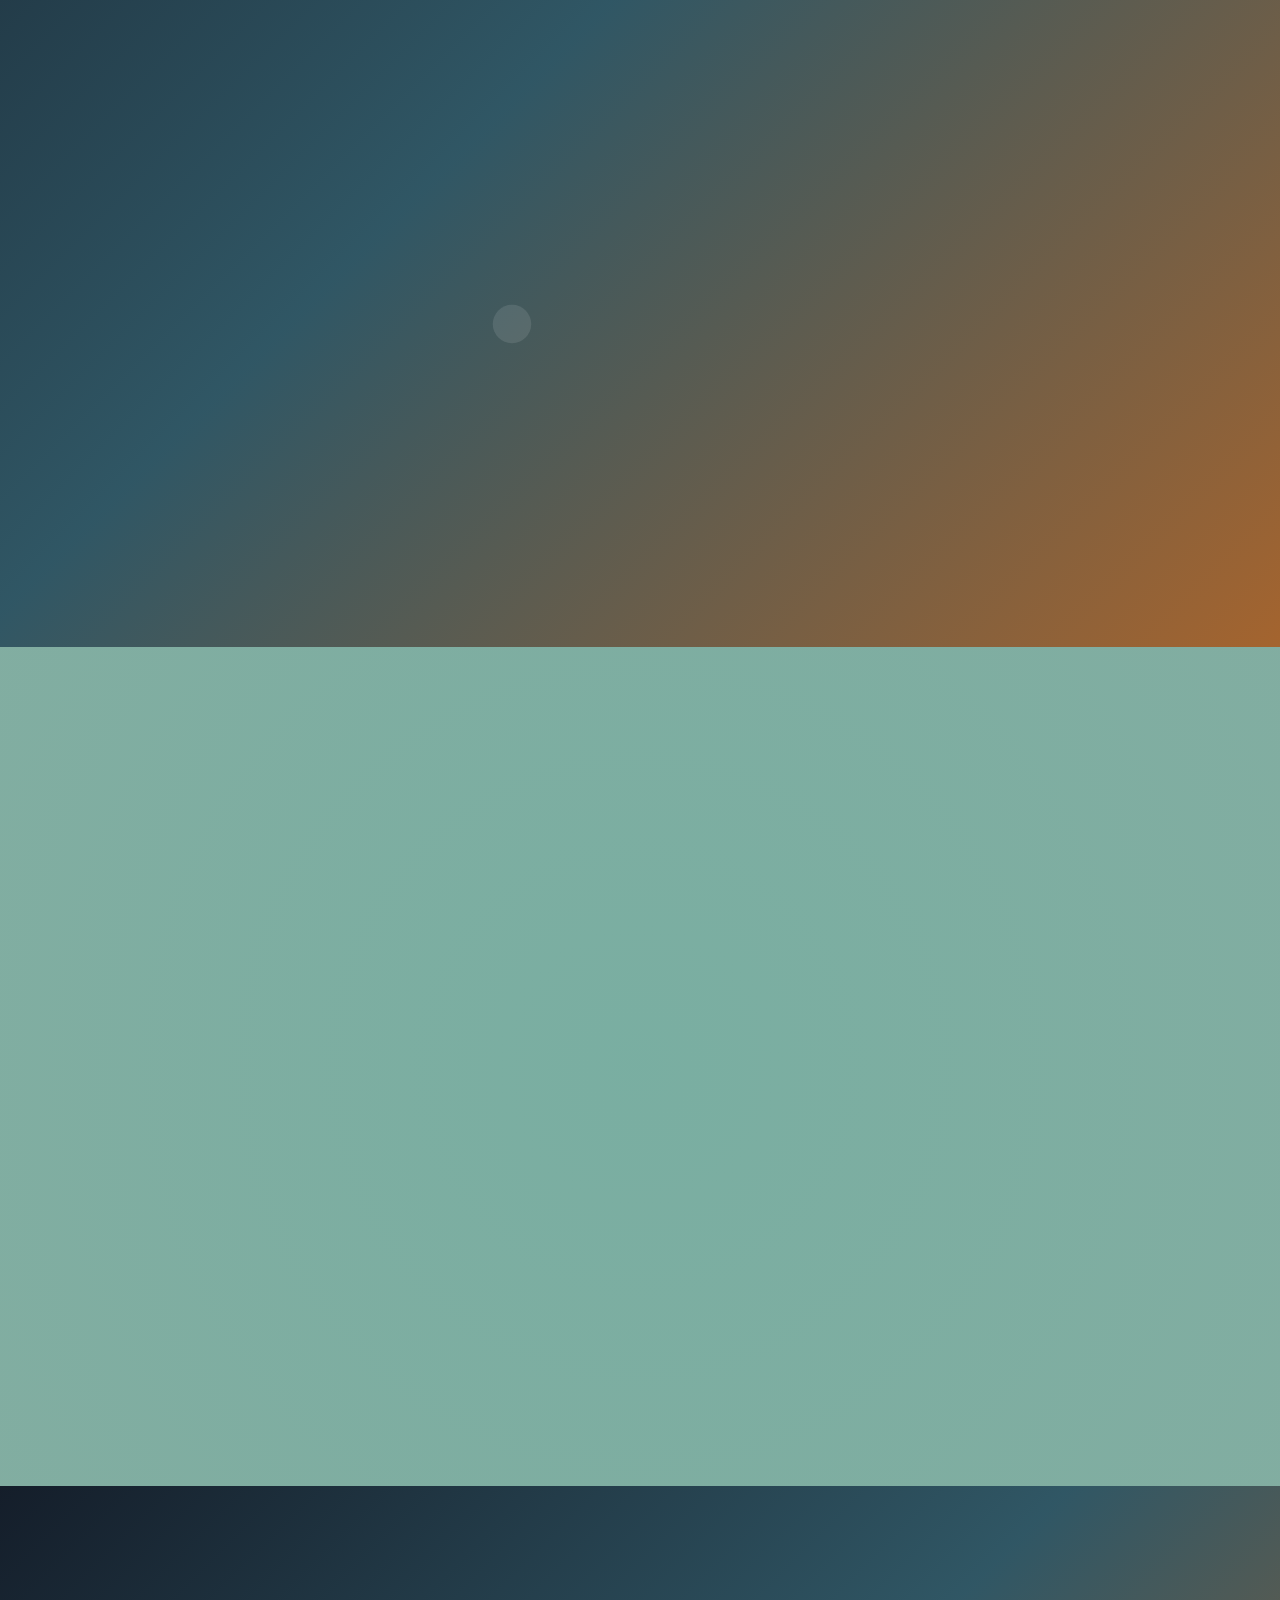
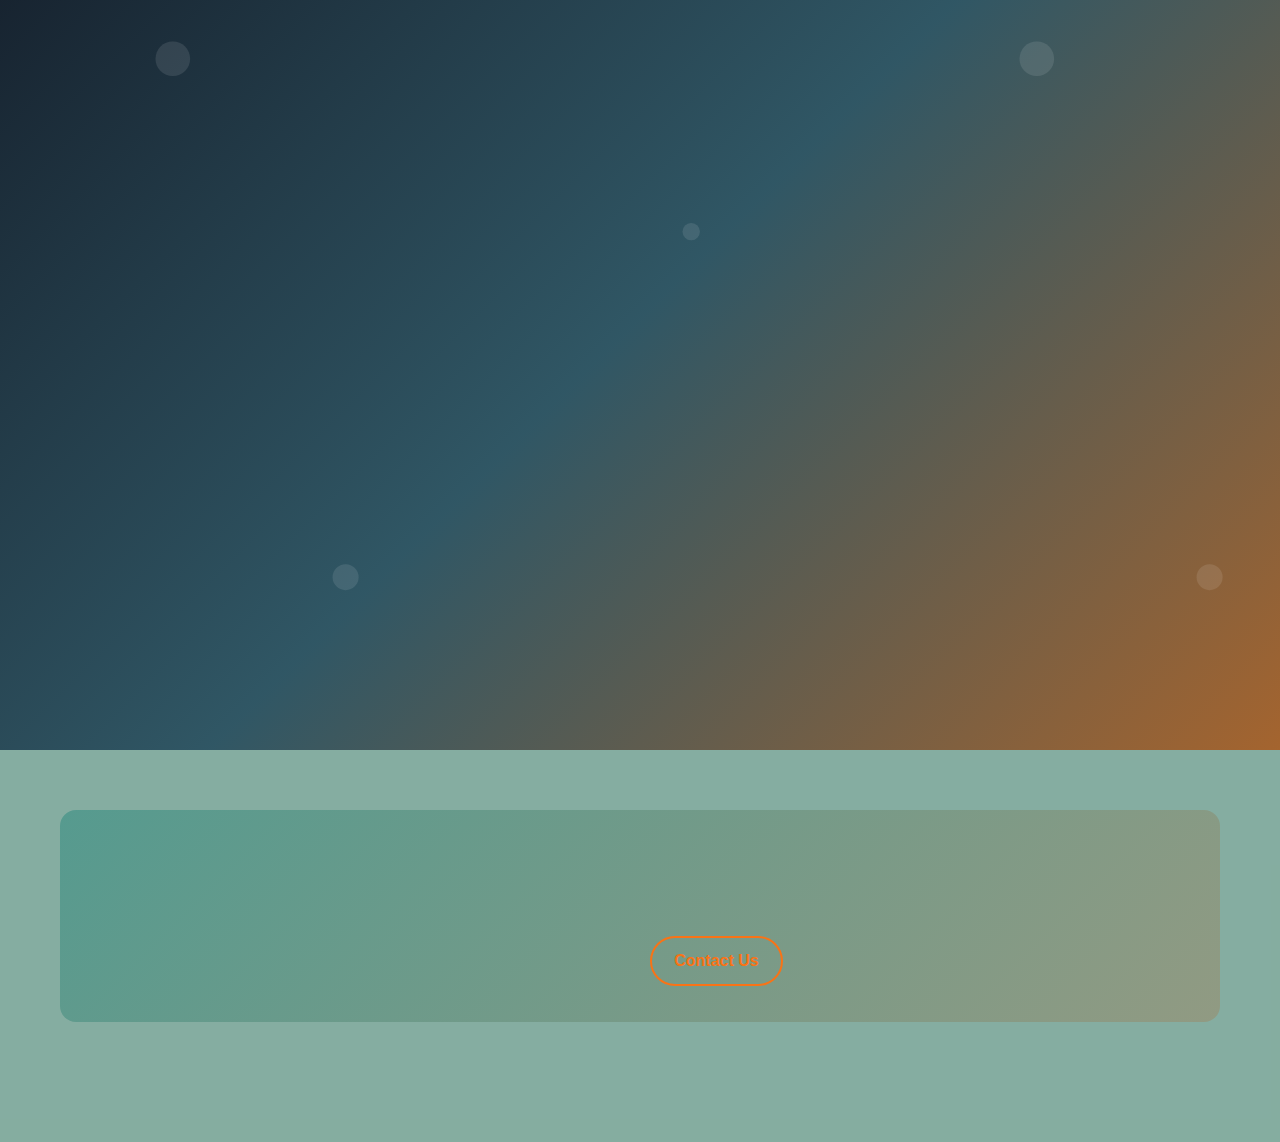
<file: sports.html>
<!DOCTYPE html>
<html lang="en">

  <head>
    <meta charset="utf-8" />
    <meta name="viewport" content="width=device-width, initial-scale=1" />
    <title>Sportify - Where Champions Are Made</title>
    <link rel="stylesheet" href="CSS/styles.css" />
    <link rel="stylesheet" href="CSS/sports.css" />
  </head>

  <body>
    <!-- Navigation Bar -->
    <nav class="navbar" id="navbar">
      <div class="nav-container">
        <div class="nav-logo">
          <div class="logo-icon"><img src="media/logo.png" alt="Sportify Logo"></div>
          <span class="logo-text">SPORTIFY</span>
        </div>

        <!-- Mobile Menu Toggle -->
        <div class="mobile-menu-toggle" id="mobileMenuToggle">
          <span></span>
          <span></span>
          <span></span>
        </div>

        <!-- Navigation Links -->
        <ul class="nav-menu" id="navMenu">
          <li><a href="index.html" class="nav-link active">Home</a></li>
          <li><a href="sports.html" class="nav-link">Sports</a></li>
          <li><a href="events.html" class="nav-link">Events</a></li>
          <li><a href="#navigation" class="nav-link">Teams</a></li>
          <li><a href="facilities.html" class="nav-link">Facilities</a></li>
          <li><a href="gallery.html" class="nav-link">Gallery</a></li>
          <li><a href="about.html" class="nav-link">About Us</a></li>
          <li><a href="contact.html" class="nav-link">Contact</a></li>
          <li><a href="login.html" class="nav-link">Login</a></li>
        </ul>
      </div>
    </nav>
    <!-- MAIN CONTENT -->
    <main>
      <!-- HERO (uses same hero styles/gradient/animation from styles.css) -->
      <section class="hero" id="sports-hero">
        <div class="hero-video">
          <!-- optional background video -->
          <div class="video-overlay"></div>
        </div>

        <div class="hero-content container animate-on-scroll" style="text-align:center;">
          <h1 class="hero-title">
            Sports Excellence <br>
            <span class="highlight">Where Champions Are Made</span>
          </h1>
          <p class="hero-subtitle" style="margin-top:12px;">
            Train harder. Compete smarter. Succeed together.
          </p>
          <div class="cta-buttons" style="margin-top:24px;">
            <a href="login.html" class="cta-button primary">Join Now</a>
            <a href="contact.html" class="cta-button secondary">Contact Us</a>
          </div>
        </div>
      </section>



      <!-- Sports Categories -->
      <section class="section featured-sports" id="programs" style="padding:80px 0;">
        <div class="container">
          <h2 class="section-title animate-on-scroll" style="color: white;">Our Sports Programs</h2>
          <p class="section-subtitle animate-on-scroll" style="color: white;">
            Explore team & individual sports, indoor & outdoor training programs.
          </p>

          <!-- Category buttons -->
          <div class="category-tabs" style="margin-top:20px;">
            <button class="learn-more-btn active" data-category="all">All</button>
            <button class="learn-more-btn" data-category="team">Team</button>
            <button class="learn-more-btn" data-category="individual">Individual</button>
            <button class="learn-more-btn" data-category="indoor">Indoor</button>
            <button class="learn-more-btn" data-category="outdoor">Outdoor</button>
          </div>

          <!-- Sports grid -->
          <div class="sports-grid" style="margin-top:45px;">
            <!-- Football (team, outdoor) -->
            <div class="sport-card animate-on-scroll" data-category="team outdoor">
              <div class="sport-icon">⚽</div>
              <h3>Football</h3>
              <p>
                Competitive training sessions with tactical coaching and professional
                drills. Training: Mon / Wed / Fri
              </p>
              <div style="display:flex;gap:10px;justify-content:center;margin-top:18px;">
                <button class="learn-more-btn">Details</button>
                <a class="learn-more-btn" href="login.html"
                  style="background:transparent;border:2px solid var(--accent-color);color:var(--accent-color);">Join
                  Team</a>
              </div>
            </div>

            <!-- Basketball (team, indoor) -->
            <div class="sport-card animate-on-scroll" data-category="team indoor">
              <div class="sport-icon">🏀</div>
              <h3>Basketball</h3>
              <p>
                High-intensity court sessions focused on conditioning, teamwork and
                game situations. Training: Tue / Thu
              </p>
              <div style="display:flex;gap:10px;justify-content:center;margin-top:18px;">
                <button class="learn-more-btn">Details</button>
                <a class="learn-more-btn" href="login.html"
                  style="background:transparent;border:2px solid var(--accent-color);color:var(--accent-color);">Join
                  Team</a>
              </div>
            </div>

            <!-- Tennis (individual, outdoor) -->
            <div class="sport-card animate-on-scroll" data-category="individual outdoor">
              <div class="sport-icon">🎾</div>
              <h3>Tennis</h3>
              <p>
                Individual skill-building with match-play practice and pro coaching.
                Training: Tue / Thu / Sat
              </p>
              <div style="display:flex;gap:10px;justify-content:center;margin-top:18px;">
                <button class="learn-more-btn">Details</button>
                <a class="learn-more-btn" href="login.html"
                  style="background:transparent;border:2px solid var(--accent-color);color:var(--accent-color);">Join
                  Team</a>
              </div>
            </div>

            <!-- Swimming (individual, indoor) -->
            <div class="sport-card animate-on-scroll" data-category="individual indoor">
              <div class="sport-icon">🏊</div>
              <h3>Swimming</h3>
              <p>
                Technique-focused swim training in our Olympic-standard pool.
                Swimming squads for all levels. Training: Daily sessions
              </p>
              <div style="display:flex;gap:10px;justify-content:center;margin-top:18px;">
                <button class="learn-more-btn">Details</button>
                <a class="learn-more-btn" href="login.html"
                  style="background:transparent;border:2px solid var(--accent-color);color:var(--accent-color);">Join
                  Team</a>
              </div>
            </div>

            <!-- Badminton (individual, indoor) -->
            <div class="sport-card animate-on-scroll" data-category="individual indoor">
              <div class="sport-icon">🏸</div>
              <h3>Badminton</h3>
              <p>
                Fast footwork, precision shots and competitive drills on indoor
                courts. Training: Tue / Thu / Sun
              </p>
              <div style="display:flex;gap:10px;justify-content:center;margin-top:18px;">
                <button class="learn-more-btn">Details</button>
                <a class="learn-more-btn" href="login.html"
                  style="background:transparent;border:2px solid var(--accent-color);color:var(--accent-color);">Join
                  Team</a>
              </div>
            </div>

            <!-- Cricket (team, outdoor) -->
            <div class="sport-card animate-on-scroll" data-category="team outdoor">
              <div class="sport-icon">🏏</div>
              <h3>Cricket</h3>
              <p>
                Batting, bowling and fielding programs with match simulations and
                league play. Training: Wed / Sat / Sun
              </p>
              <div style="display:flex;gap:10px;justify-content:center;margin-top:18px;">
                <button class="learn-more-btn">Details</button>
                <a class="learn-more-btn" href="login.html"
                  style="background:transparent;border:2px solid var(--accent-color);color:var(--accent-color);">Join
                  Team</a>
              </div>
            </div>
          </div>
        </div>
      </section>
    </main>


    <!-- Featured Programs (uses same card look used across site) -->
    <section class="section teams-section" style="padding:80px 0;">
      <div class="container">
        <h2 class="section-title animate-on-scroll">Elite Training Programs</h2>
        <p style="color: white;" class="section-subtitle animate-on-scroll">Personalized performance plans, recovery,
          and mental conditioning.
        </p>

        <div style="display:grid;grid-template-columns:repeat(auto-fit,minmax(240px,1fr));gap:24px;margin-top:40px;">
          <div class="sport-card animate-on-scroll">
            <div class="sport-icon">🏋️‍♂️</div>
            <h3>High Performance</h3>
            <p>Strength & conditioning tailored for competitive athletes with performance monitoring
              and nutrition.</p>
            <a class="learn-more-btn" href="login.html" style="margin-top:12px;">Learn More</a>
          </div>

          <div class="sport-card animate-on-scroll">
            <div class="sport-icon">⚡</div>
            <h3>Speed & Agility</h3>
            <p>Short-burst training, acceleration drills and reaction programming to increase
              on-field explosiveness.
            </p>
            <a class=" learn-more-btn" href="login.html" style="margin-top:12px;">Learn More</a>
          </div>

          <div class="sport-card animate-on-scroll">
            <div class="sport-icon">🧠</div>
            <h3>Mental Conditioning</h3>
            <p>Focus routines, competition psychology and stress management for peak performance under pressure.</p>
            <a class="learn-more-btn" href="login.html" style="margin-top:12px;">Learn More</a>
          </div>

          <div class="sport-card animate-on-scroll">
            <div class="sport-icon">💤</div>
            <h3>Recovery & Wellness</h3>
            <p>Injury prevention, sports massage and recovery protocols to keep athletes in top form.</p>
            <a class="learn-more-btn" href="login.html" style="margin-top:12px;">Learn More</a>
          </div>
        </div>
      </div>
    </section>

    <!-- Success Stories -->
    <section class="section featured-sports" style="padding:80px 0;">
      <div class="container">
        <h2 class="section-title animate-on-scroll" style="color: white;">Success Stories</h2>
        <p class="section-subtitle animate-on-scroll" style="color: white;">Meet some of our champion athletes.</p>

        <div class="stories-grid" style="margin-top:40px;">
          <!-- Story 1 -->
          <div class="story-card animate-on-scroll">
            <div class="story-image">
              <img src="/media/fplayer1.jpg" alt="Sarah Johnson">
            </div>
            <h3>Lionel Messi</h3>
            <span class="sport-type">Football — Worldcup 2022 winner</span>
            <p>"The program transformed me into a national champion. Coaches are world-class."</p>
          </div>

          <!-- Story 2 -->
          <div class="story-card animate-on-scroll">
            <div class="story-image">
              <img src="/media/fplayer2.jpg" alt="Michael Chang">
            </div>
            <h3>Cristaino Ronaldo</h3>
            <span class="sport-type">Football — worldcup 2026 winner</span>
            <p>"From sporting to madrid — the leadership training was invaluable."</p>
          </div>

          <!-- Story 3 -->
          <div class="story-card animate-on-scroll">
            <div class="story-image">
              <img src="media/fplayer3.jpg" alt="Emma Wilson">
            </div>
            <h3>Lord Dipankar Shrestha</h3>
            <span class="sport-type">Basketball — International Champion</span>
            <p>"Elite training and facilities helped me become a pro player."</p>
          </div>
        </div>
      </div>
    </section>


    <!-- Join CTA -->
    <section class="section" style="padding:60px 0 120px;">
      <div class="container">
        <div
          style="background:linear-gradient(135deg, rgba(42, 137, 126, 0.518), rgba(181, 97, 37, 0.249));padding:36px;border-radius:16px;text-align:center;">
          <h2 class="animate-on-scroll">Begin Your Journey to Excellence</h2>
          <p class="animate-on-scroll" style="color:var(--black);margin-top:8px;">Sign up for trials, memberships,
            or drop by to see the facilities.</p>
          <div class="cta-buttons" style="margin-top:18px;">
            <a class="cta-button" href="login.html">Join Now</a>
            <a class="learn-more-btn" href="contact.html">Contact Us</a>
          </div>

        </div>
      </div>
    </section>

    <div id="footer"></div>

    <script src="Js/home.js"></script>
    <script src="Js/sports.js"></script>
  </body>

</html>
</file>
<file: CSS/styles.css>
:root {
  --primary-color: #0F172A;
  --secondary-color: #14B8A6;
  --accent-color: #F97316;
  --neutral-bg: #F9FAFB;
  --white: #FFFFFF;
  --text-dark: #1F2937;
  --text-light: #6B7280;
  --transition-fast: all 0.2s cubic-bezier(0.4, 0, 0.2, 1);
  --transition: all 0.3s cubic-bezier(0.4, 0, 0.2, 1);
  --transition-slow: all 0.5s cubic-bezier(0.4, 0, 0.2, 1);
  --bounce: all 0.3s cubic-bezier(0.68, -0.55, 0.265, 1.55);
}

* {
  margin: 0;
  padding: 0;
  box-sizing: border-box;
}

html {
  scroll-behavior: smooth;
}

body {
  font-family: 'Arial', sans-serif;
  line-height: 1.6;
  color: var(--text-dark);
  background-color: var(--neutral-bg);
  overflow-x: hidden;
}

.container {
  max-width: 1200px;
  margin: 0 auto;
  padding: 0 20px;
}

/* ===== NAVIGATION BAR ===== */
.navbar {
  position: fixed;
  top: 20px;
  left: 50%;
  transform: translateX(-50%);
  z-index: 1000;
  transition: var(--transition);
  animation: slideDown 0.6s ease-out;
}

@keyframes slideDown {
  from {
    transform: translateX(-50%) translateY(-100%);
    opacity: 0;
  }

  to {
    transform: translateX(-50%) translateY(0);
    opacity: 1;
  }
}

.nav-container {
  background: var(--primary-color);
  border-radius: 25px;
  padding: 8px 16px;
  display: flex;
  align-items: center;
  justify-content: center;
  box-shadow: 0 8px 32px rgba(0, 0, 0, 0.3);
  border: 1px solid rgba(255, 255, 255, 0.1);
  transition: all 0.4s cubic-bezier(0.4, 0, 0.2, 1);
  width: auto;
  max-width: 240px;
  position: relative;
}

.nav-container:hover {
  width: calc(100vw - 40px);
  max-width: 1200px;
  padding: 12px 30px;
  justify-content: space-between;
  transform: translateY(-2px);
  box-shadow: 0 12px 40px rgba(0, 0, 0, 0.4);
}

.nav-logo {
  display: flex;
  align-items: center;
  gap: 8px;
  font-weight: bold;
  color: var(--white);
  text-decoration: none;
  transition: var(--transition);
  white-space: nowrap;
}

.nav-logo:hover {
  transform: scale(1.05);
}

/* UPDATED LOGO ICON STYLES - CIRCULAR */
.logo-icon {
  width: 32px;
  height: 32px;
  background: var(--secondary-color);
  border-radius: 50%;
  display: flex;
  align-items: center;
  justify-content: center;
  transition: var(--bounce);
  overflow: hidden;
}

.logo-icon img {
  width: 100%;
  height: 100%;
  object-fit: contain;
  border-radius: 50%;
}

.nav-logo:hover .logo-icon {
  transform: rotate(360deg);
}

.logo-text {
  font-size: 1.2rem;
  color: var(--secondary-color);
  transition: var(--transition);
}

.nav-menu {
  display: none;
}

.nav-container:hover .nav-menu {
  display: flex;
  gap: 30px;
}

.nav-link {
  color: var(--white);
  text-decoration: none;
  font-weight: 500;
  position: relative;
  padding: 8px 16px;
  border-radius: 20px;
  transition: var(--transition);
  overflow: hidden;
  white-space: nowrap;
}

.nav-link::before {
  content: '';
  position: absolute;
  top: 0;
  left: -100%;
  width: 100%;
  height: 100%;
  background: linear-gradient(90deg, transparent, rgba(20, 184, 166, 0.2), transparent);
  transition: var(--transition);
}

.nav-link:hover::before {
  left: 100%;
}

.nav-link:hover,
.nav-link.active {
  color: var(--secondary-color);
  background: rgba(20, 184, 166, 0.1);
  transform: translateY(-2px);
}

.nav-link::after {
  content: '';
  position: absolute;
  bottom: -2px;
  left: 50%;
  width: 0;
  height: 2px;
  background: var(--secondary-color);
  transition: var(--transition);
  transform: translateX(-50%);
}

.nav-link:hover::after,
.nav-link.active::after {
  width: 100%;
}

/* Mobile Menu Toggle */
.mobile-menu-toggle {
  /* display: none; */

  flex-direction: column;
  cursor: pointer;
  gap: 4px;
  padding: 10px;
  border-radius: 8px;
  transition: var(--transition);
  margin-left: auto;
}

.mobile-menu-toggle:hover {
  background: rgba(255, 255, 255, 0.1);
}

.mobile-menu-toggle span {
  width: 25px;
  height: 3px;
  background: var(--white);
  transition: var(--transition);
  border-radius: 3px;
}

/* ===== FOOTER ===== */
.footer {
  background: var(--primary-color);
  color: var(--white);
  padding: 60px 0 20px;
  position: relative;
}

.footer-content {
  display: grid;
  grid-template-columns: repeat(auto-fit, minmax(250px, 1fr));
  gap: 40px;
  margin-bottom: 40px;
}

/* UPDATED FOOTER LOGO WITH IMAGE SUPPORT */
.footer-logo {
  display: flex;
  align-items: center;
  gap: 12px;
  margin-bottom: 15px;
  transition: var(--transition);
}

.footer-logo .logo-icon {
  width: 40px;
  height: 40px;
  background: var(--secondary-color);
  border-radius: 50%;
  display: flex;
  align-items: center;
  justify-content: center;
  transition: var(--bounce);
  overflow: hidden;
}

.footer-logo .logo-icon img {
  width: 100%;
  height: 100%;
  object-fit: contain;
  border-radius: 50%;
}

.footer-logo:hover {
  transform: scale(1.05);
}

.footer-logo:hover .logo-icon {
  transform: rotate(360deg);
}

.footer-section h4 {
  color: var(--secondary-color);
  margin-bottom: 20px;
  font-size: 1.2rem;
  transition: var(--transition);
}

.footer-section ul {
  list-style: none;
}

.footer-section ul li {
  margin-bottom: 10px;
  transform: translateX(-10px);
  opacity: 0;
  animation: slideInFromLeft 0.5s ease-out forwards;
}

.footer-section ul li:nth-child(1) {
  animation-delay: 0.1s;
}

.footer-section ul li:nth-child(2) {
  animation-delay: 0.2s;
}

.footer-section ul li:nth-child(3) {
  animation-delay: 0.3s;
}

.footer-section ul li:nth-child(4) {
  animation-delay: 0.4s;
}

.footer-section ul li:nth-child(5) {
  animation-delay: 0.5s;
}

.footer-section ul li a {
  color: rgba(255, 255, 255, 0.8);
  text-decoration: none;
  transition: var(--transition);
  position: relative;
}

.footer-section ul li a::before {
  content: '';
  position: absolute;
  bottom: -2px;
  left: 0;
  width: 0;
  height: 1px;
  background: var(--secondary-color);
  transition: var(--transition);
}

.footer-section ul li a:hover::before {
  width: 100%;
}

.footer-section ul li a:hover {
  color: var(--secondary-color);
  transform: translateX(5px);
}

.social-links {
  display: flex;
  gap: 15px;
  margin-top: 20px;
}

.social-links a {
  font-size: 1.5rem;
  transition: var(--bounce);
  padding: 8px;
  border-radius: 50%;
  background: rgba(255, 255, 255, 0.1);
}

.social-links a:hover {
  transform: scale(1.3) rotate(15deg);
  background: var(--secondary-color);
}

.contact-info p {
  margin-bottom: 10px;
  color: rgba(255, 255, 255, 0.8);
  transition: var(--transition);
}

.contact-info p:hover {
  color: var(--secondary-color);
  transform: translateX(5px);
}

.footer-bottom {
  border-top: 1px solid rgba(255, 255, 255, 0.1);
  padding-top: 20px;
  text-align: center;
  color: rgba(255, 255, 255, 0.6);
  transition: var(--transition);
}

.footer-bottom:hover {
  color: var(--secondary-color);
}

/* ===== COMMON ANIMATIONS ===== */
@keyframes fadeInUp {
  from {
    opacity: 0;
    transform: translateY(30px);
  }

  to {
    opacity: 1;
    transform: translateY(0);
  }
}

@keyframes slideInFromLeft {
  from {
    opacity: 0;
    transform: translateX(-50px);
  }

  to {
    opacity: 1;
    transform: translateX(0);
  }
}

@keyframes slideInFromRight {
  from {
    opacity: 0;
    transform: translateX(50px);
  }

  to {
    opacity: 1;
    transform: translateX(0);
  }
}

@keyframes fadeIn {
  from {
    opacity: 0;
  }

  to {
    opacity: 1;
  }
}

/* Intersection Observer Animation Classes */
.animate-on-scroll {
  opacity: 0;
  transform: translateY(30px);
  transition: var(--transition-slow);
}


.animate-on-scroll.animate {
  opacity: 1;
  transform: translateY(0);
}

/* ===== RESPONSIVE DESIGN ===== */
@media (max-width: 768px) {
  .navbar {
    top: 15px;
    left: 15px;
    right: 15px;
    width: auto;
  }

  .nav-container {
    width: 100%;
    justify-content: space-between;
    padding: 10px 20px;
    border-radius: 20px;
  }

  .nav-container:hover {
    width: 100%;
    padding: 10px 20px;
  }

  .logo-icon {
    width: 28px;
    height: 28px;
  }

  .logo-text {
    font-size: 1rem;
  }

  .nav-menu {
    position: fixed;
    top: 80px;
    left: 15px;
    right: 15px;
    background: var(--primary-color);
    border-radius: 15px;
    padding: 20px;
    flex-direction: column;
    gap: 15px;
    box-shadow: 0 10px 30px rgba(0, 0, 0, 0.3);
    opacity: 0;
    visibility: hidden;
    transform: translateY(-20px);
    margin-left: 0;
  }

  .nav-menu.active {
    opacity: 1;
    visibility: visible;
    transform: translateY(0);
  }

  .mobile-menu-toggle {
    display: flex;
  }

  .mobile-menu-toggle.active span:nth-child(1) {
    transform: rotate(45deg) translate(5px, 5px);
  }

  .mobile-menu-toggle.active span:nth-child(2) {
    opacity: 0;
  }

  .mobile-menu-toggle.active span:nth-child(3) {
    transform: rotate(-45deg) translate(7px, -6px);
  }

  .footer-content {
    grid-template-columns: 1fr;
    text-align: center;
  }

  .footer-logo .logo-icon {
    width: 36px;
    height: 36px;
  }
}

@media (max-width: 480px) {
  .container {
    padding: 0 15px;
  }

  .logo-icon {
    width: 24px;
    height: 24px;
  }

  .logo-text {
    font-size: 0.9rem;
  }

  .footer-logo .logo-icon {
    width: 32px;
    height: 32px;
  }
}
</file>
<file: CSS/home.css>
/* HOME PAGE SPECIFIC STYLES */

/* ===== HERO SECTION ===== */
.hero {
  position: relative;
  height: 100vh;
  overflow: hidden;
  display: flex;
  align-items: center;
  justify-content: center;
}

.hero-video {
  position: absolute;
  top: 0;
  left: 0;
  width: 100%;
  height: 100%;
  z-index: -2;
}

.hero-video::before {
  content: '';
  position: absolute;
  top: 0;
  left: 0;
  width: 100%;
  height: 100%;
  background: linear-gradient(45deg, #4F46E5, #06B6D4, #F59E0B);
  background-size: 400% 400%;
  animation: gradientShift 8s ease infinite;
  z-index: 1;
}

@keyframes gradientShift {
  0% {
    background-position: 0% 50%;
  }

  50% {
    background-position: 100% 50%;
  }

  100% {
    background-position: 0% 50%;
  }
}

.video-overlay {
  position: absolute;
  top: 0;
  left: 0;
  width: 100%;
  height: 100%;
  background: linear-gradient(135deg,
      rgba(8, 14, 29, 0.7) 0%,
      rgba(12, 50, 75, 0.3) 50%,
      rgba(172, 82, 18, 0.4) 100%);
  z-index: -1;
}

.hero-content {
  text-align: center;
  color: var(--white);
  z-index: 1;
  animation: fadeInUp 1s ease-out;
}

.hero-title {
  font-size: clamp(2.5rem, 8vw, 5rem);
  font-weight: 900;
  line-height: 1.1;
  margin-bottom: 20px;
  text-shadow: 2px 2px 4px rgba(0, 0, 0, 0.5);
  animation: slideInFromLeft 0.8s ease-out;
}

.highlight {
  color: var(--secondary-color);
  display: block;
  font-size: clamp(2rem, 6vw, 4rem);
  animation: slideInFromRight 0.8s ease-out 0.2s both;
  background: linear-gradient(45deg, var(--secondary-color), var(--accent-color));
  -webkit-background-clip: text;
  -webkit-text-fill-color: transparent;
  background-clip: text;
}

.hero-subtitle {
  font-size: 1.5rem;
  margin-bottom: 30px;
  opacity: 0;
  font-weight: 300;
  animation: fadeIn 1s ease-out 0.5s forwards;
}

.cta-button {
  background: linear-gradient(135deg, var(--accent-color), #ea580c);
  color: var(--white);
  border: none;
  padding: 18px 40px;
  font-size: 1.1rem;
  font-weight: 600;
  border-radius: 50px;
  cursor: pointer;
  transition: var(--transition);
  text-transform: uppercase;
  letter-spacing: 1px;
  box-shadow: 0 8px 25px rgba(249, 115, 22, 0.4);
  position: relative;
  overflow: hidden;
  transform: translateY(30px);
  opacity: 0;
  animation: fadeInUp 0.8s ease-out 0.7s forwards;
}

.cta-button::before {
  content: '';
  position: absolute;
  top: 0;
  left: -100%;
  width: 100%;
  height: 100%;
  background: linear-gradient(90deg, transparent, rgba(255, 255, 255, 0.2), transparent);
  transition: var(--transition);
}

.cta-button:hover::before {
  left: 100%;
}

.cta-button:hover {
  background: linear-gradient(135deg, #ea580c, var(--accent-color));
  transform: translateY(-3px) scale(1.05);
  box-shadow: 0 15px 40px rgba(249, 115, 22, 0.6);
}

.cta-button:active {
  transform: translateY(-1px) scale(1.02);
}

/* ===== SECTIONS ===== */
section {
  padding: 100px 0;
  position: relative;
}

.section-title {
  font-size: 3rem;
  font-weight: 800;
  text-align: center;
  margin-bottom: 20px;
  color: var(--white);
  opacity: 0;
  transform: translateY(30px);
  transition: var(--transition);
}

.section-title.animate {
  opacity: 1;
  transform: translateY(0);
}

.section-subtitle {
  font-size: 1.2rem;
  text-align: center;
  color: var(--white);
  margin-bottom: 60px;
  opacity: 0;
  transform: translateY(20px);
  transition: var(--transition-slow);
}

.section-subtitle.animate {
  opacity: 1;
  transform: translateY(0);
}

/* ===== FEATURED SPORTS ===== */
.featured-sports {
  background: linear-gradient(135deg,
      rgba(8, 14, 29, 0.9) 0%,
      rgba(12, 50, 75, 0.7) 50%,
      rgba(172, 82, 18, 0.8) 100%);
  position: relative;
  overflow: hidden;
}

.featured-sports::before {
  content: '';
  position: absolute;
  top: 0;
  left: 0;
  width: 100%;
  height: 100%;
  background: url('data:image/svg+xml,<svg xmlns="http://www.w3.org/2000/svg" viewBox="0 0 100 100"><circle cx="20" cy="20" r="2" fill="rgba(255,255,255,0.1)"/><circle cx="80" cy="40" r="1" fill="rgba(255,255,255,0.1)"/><circle cx="40" cy="80" r="1.5" fill="rgba(255,255,255,0.1)"/></svg>');
  animation: float 20s linear infinite;
}

@keyframes float {
  0% {
    transform: translateY(0) rotate(0deg);
  }

  100% {
    transform: translateY(-100px) rotate(360deg);
  }
}

.sports-grid {
  display: grid;
  grid-template-columns: repeat(auto-fit, minmax(300px, 1fr));
  gap: 40px;
  margin-top: 60px;
}

.sport-card {
  background: var(--white);
  padding: 40px 30px;
  border-radius: 20px;
  text-align: center;
  transition: var(--transition);
  border: 2px solid transparent;
  box-shadow: 0 10px 30px rgba(0, 0, 0, 0.1);
  opacity: 0;
  transform: translateY(50px);
  position: relative;
  overflow: hidden;
}

.sport-card::before {
  content: '';
  position: absolute;
  top: -2px;
  left: -2px;
  right: -2px;
  bottom: -2px;
  background: linear-gradient(45deg, var(--secondary-color), var(--accent-color));
  border-radius: 20px;
  opacity: 0;
  transition: var(--transition);
  z-index: -1;
}

.sport-card.animate {
  opacity: 1;
  transform: translateY(0);
}

.sport-card:hover {
  transform: translateY(-15px) scale(1.02);
  box-shadow: 0 25px 50px rgba(0, 0, 0, 0.2);
}

.sport-card:hover::before {
  opacity: 1;
}

.sport-icon {
  font-size: 4rem;
  margin-bottom: 20px;
  display: block;
  transition: var(--bounce);
}

.sport-card:hover .sport-icon {
  transform: scale(1.2) rotate(10deg);
}

.sport-card h3 {
  font-size: 1.8rem;
  margin-bottom: 15px;
  color: var(--primary-color);
  transition: var(--transition);
}

.sport-card:hover h3 {
  color: var(--white);
}

.sport-card p {
  color: var(--text-light);
  margin-bottom: 25px;
  line-height: 1.6;
  transition: var(--transition);
}

.learn-more-btn {
  background: transparent;
  color: var(--secondary-color);
  border: 2px solid var(--secondary-color);
  padding: 12px 30px;
  border-radius: 25px;
  font-weight: 600;
  cursor: pointer;
  transition: var(--bounce);
  position: relative;
  overflow: hidden;
  z-index: 1;
}

.learn-more-btn::before {
  content: '';
  position: absolute;
  top: 50%;
  left: 50%;
  width: 0;
  height: 0;
  background: var(--secondary-color);
  border-radius: 50%;
  transition: var(--transition);
  transform: translate(-50%, -50%);
  z-index: -1;
}

.learn-more-btn:hover::before {
  width: 300px;
  height: 300px;
}

.learn-more-btn:hover {
  color: var(--white);
  border-color: var(--secondary-color);
  transform: translateY(-2px);
  box-shadow: 0 8px 20px rgba(20, 184, 166, 0.3);
}

/* ===== UPCOMING EVENTS ===== */
.upcoming-events {
  background: linear-gradient(135deg,
      rgba(8, 14, 29, 0.9) 0%,
      rgba(12, 50, 75, 0.7) 50%,
      rgba(172, 82, 18, 0.8) 100%);
  position: relative;
  overflow: hidden;
}

.upcoming-events::before {
  content: '';
  position: absolute;
  top: 0;
  left: 0;
  width: 100%;
  height: 100%;
  background: url('data:image/svg+xml,<svg xmlns="http://www.w3.org/2000/svg" viewBox="0 0 100 100"><circle cx="30" cy="30" r="1.5" fill="rgba(255,255,255,0.08)"/><circle cx="70" cy="60" r="2" fill="rgba(255,255,255,0.08)"/><circle cx="50" cy="10" r="1" fill="rgba(255,255,255,0.08)"/><circle cx="10" cy="70" r="1.2" fill="rgba(255,255,255,0.08)"/></svg>');
  animation: floatReverse 25s linear infinite;
}

@keyframes floatReverse {
  0% {
    transform: translateY(0) rotate(0deg);
  }

  100% {
    transform: translateY(100px) rotate(-360deg);
  }
}

.events-grid {
  display: grid;
  grid-template-columns: repeat(auto-fit, minmax(350px, 1fr));
  gap: 30px;
  margin-top: 50px;
}

.event-card {
  background: rgba(255, 255, 255, 0.95);
  border-radius: 15px;
  padding: 30px;
  display: flex;
  gap: 20px;
  transition: var(--transition);
  box-shadow: 0 8px 25px rgba(0, 0, 0, 0.2);
  opacity: 0;
  transform: translateX(-50px);
  position: relative;
  overflow: hidden;
  backdrop-filter: blur(10px);
}

.event-card::before {
  content: '';
  position: absolute;
  top: 0;
  left: -100%;
  width: 100%;
  height: 100%;
  background: linear-gradient(90deg, transparent, rgba(20, 184, 166, 0.1), transparent);
  transition: var(--transition);
}

.event-card:hover::before {
  left: 100%;
}

.event-card.animate {
  opacity: 1;
  transform: translateX(0);
}

.event-card:hover {
  transform: translateY(-8px) scale(1.02);
  box-shadow: 0 20px 40px rgba(0, 0, 0, 0.3);
  background: rgba(255, 255, 255, 1);
}

.event-date {
  background: linear-gradient(135deg, var(--accent-color), #ea580c);
  color: var(--white);
  padding: 20px;
  border-radius: 12px;
  text-align: center;
  min-width: 80px;
  height: fit-content;
  transition: var(--bounce);
  box-shadow: 0 4px 15px rgba(249, 115, 22, 0.4);
}

.event-card:hover .event-date {
  transform: scale(1.1) rotate(-3deg);
}

.event-date .day {
  font-size: 2rem;
  font-weight: 800;
  display: block;
}

.event-date .month {
  font-size: 0.9rem;
  font-weight: 600;
  text-transform: uppercase;
}

.event-content h3 {
  color: var(--primary-color);
  margin-bottom: 10px;
  font-size: 1.3rem;
  transition: var(--transition);
}

.event-card:hover .event-content h3 {
  color: var(--secondary-color);
}

.event-location,
.event-time {
  color: var(--text-light);
  font-size: 0.9rem;
  margin-bottom: 8px;
  transition: var(--transition);
}

.event-btn {
  background: transparent;
  color: var(--secondary-color);
  border: none;
  font-weight: 600;
  cursor: pointer;
  margin-top: 15px;
  transition: var(--bounce);
  position: relative;
  padding: 5px 10px;
  border-radius: 5px;
}

.event-btn:hover {
  color: var(--white);
  background: var(--secondary-color);
  transform: translateX(5px);
}

/* ===== TEAMS SECTION ===== */
.teams-section {
  background: var(--primary-color);
  color: var(--white);
  position: relative;
  overflow: hidden;
}

.teams-section::before {
  content: '';
  position: absolute;
  top: -50%;
  left: -50%;
  width: 200%;
  height: 200%;
  background: radial-gradient(circle, rgba(20, 184, 166, 0.1) 0%, transparent 70%);
  animation: rotate 30s linear infinite;
}

@keyframes rotate {
  0% {
    transform: rotate(0deg);
  }

  100% {
    transform: rotate(360deg);
  }
}

.teams-section .section-title {
  color: var(--white);
}

.team-highlight {
  text-align: center;
  max-width: 800px;
  margin: 0 auto;
  position: relative;
  z-index: 1;
}

.team-highlight h3 {
  font-size: 2.5rem;
  margin-bottom: 20px;
  color: var(--secondary-color);
  opacity: 0;
  transform: translateY(30px);
  transition: var(--transition-slow);
}

.team-highlight h3.animate {
  opacity: 1;
  transform: translateY(0);
}

.team-highlight p {
  font-size: 1.2rem;
  margin-bottom: 40px;
  opacity: 0;
  transition: var(--transition-slow);
}

.team-highlight p.animate {
  opacity: 0.9;
}

.stats {
  display: flex;
  justify-content: center;
  gap: 60px;
  flex-wrap: wrap;
}

.stat {
  text-align: center;
  opacity: 0;
  transform: translateY(30px);
  transition: var(--transition);
}

.stat.animate {
  opacity: 1;
  transform: translateY(0);
}

.stat .number {
  display: block;
  font-size: 3rem;
  font-weight: 800;
  color: var(--accent-color);
  margin-bottom: 5px;
  transition: var(--bounce);
}

.stat:hover .number {
  transform: scale(1.2);
  color: var(--secondary-color);
}

.stat .label {
  font-size: 1rem;
  opacity: 0.8;
  text-transform: uppercase;
  letter-spacing: 1px;
  transition: var(--transition);
}

/* ===== RESPONSIVE DESIGN ===== */
@media (max-width: 768px) {
  .hero-title {
    font-size: 2.5rem;
  }

  .section-title {
    font-size: 2.5rem;
  }

  .sports-grid {
    grid-template-columns: 1fr;
    gap: 30px;
  }

  .events-grid {
    grid-template-columns: 1fr;
  }

  .stats {
    gap: 40px;
  }
}

@media (max-width: 480px) {
  .hero-title {
    font-size: 2rem;
  }

  .hero-subtitle {
    font-size: 1.2rem;
  }

  .cta-button {
    padding: 15px 30px;
    font-size: 1rem;
  }

  .event-card {
    flex-direction: column;
    text-align: center;
  }

  .event-date {
    align-self: center;
  }
}
</file>
<file: CSS/about.css>
* {
        margin: 0;
        padding: 0;
        -webkit-box-sizing: border-box;
        -moz-box-sizing: border-box;
        box-sizing: border-box;
      }

      body {
        font-family: 'Segoe UI', Tahoma, Geneva, Verdana, Arial, sans-serif;
        line-height: 1.6;
        background: #1a2f4a31;
        background: -webkit-linear-gradient(135deg, #1a2f4a 0%, #0f1f2f 25%, #1a4a47 50%, #2d5a56 75%, #3a6b65 100%);
        background: -o-linear-gradient(135deg, #1a2f4a 0%, #0f1f2f 25%, #1a4a47 50%, #2d5a56 75%, #3a6b65 100%);
        background: linear-gradient(135deg, #1a2f4a 0%, #0f1f2f 25%, #1a4a47 50%, #2d5a56 75%, #3a6b65 100%);
        min-height: 100vh;
        overflow-x: hidden;
      }

      .container {
        max-width: 1200px;
        margin: 0 auto;
        padding: 0 20px;
      }

      /* Hero Section */
      .about-hero {
        background: rgba(26, 47, 74, 0.85);
        background: -webkit-linear-gradient(135deg, rgba(26, 47, 74, 0.85), rgba(58, 107, 101, 0.65));
        background: -o-linear-gradient(135deg, rgba(26, 47, 74, 0.85), rgba(58, 107, 101, 0.65));
        background: linear-gradient(135deg, rgba(26, 47, 74, 0.85), rgba(58, 107, 101, 0.65));
        padding: 120px 0 80px;
        text-align: center;
        position: relative;
        overflow: hidden;
      }

      .hero-content {
        position: relative;
        z-index: 1;
      }

      .hero-content h1 {
        font-size: 3.5rem;
        font-weight: 700;
        color: white;
        margin-bottom: 20px;
        text-shadow: 2px 2px 4px rgba(0, 0, 0, 0.5);
      }

      .hero-content p {
        font-size: 1.3rem;
        color: rgba(255, 255, 255, 0.9);
      }

      /* Section Styling */
      .section {
        padding: 60px 0;
        margin: 30px 0;
        background: rgba(255, 255, 255, 0.9);
        border-radius: 25px;
        -webkit-box-shadow: 0 15px 45px rgba(0, 0, 0, 0.2);
        box-shadow: 0 15px 45px rgba(0, 0, 0, 0.2);
        border: 1px solid rgba(255, 255, 255, 0.1);
      }

      .section h2 {
        font-size: 2.5rem;
        text-align: center;
        margin-bottom: 50px;
        color: #1a2f4a;
        position: relative;
        font-weight: 600;
      }

      .section h2::after {
        content: '';
        position: absolute;
        bottom: -10px;
        left: 50%;
        -webkit-transform: translateX(-50%);
        -ms-transform: translateX(-50%);
        transform: translateX(-50%);
        width: 60px;
        height: 3px;
        background: #1a2f4a;
        background: -webkit-linear-gradient(left, #1a2f4a, #3a6b65);
        background: -o-linear-gradient(left, #1a2f4a, #3a6b65);
        background: linear-gradient(90deg, #1a2f4a, #3a6b65);
        border-radius: 2px;
      }

      /* Mission Section */
      .mission-content p {
        font-size: 1.2rem;
        text-align: center;
        max-width: 800px;
        margin: 0 auto 50px;
        color: #444;
        line-height: 1.7;
      }

      .mission-stats {
        display: -webkit-box;
        display: -ms-flexbox;
        display: flex;
        -ms-flex-wrap: wrap;
        flex-wrap: wrap;
        -webkit-box-pack: center;
        -ms-flex-pack: center;
        justify-content: center;
        gap: 30px;
        margin-top: 50px;
      }

      .mission-stats p {
        color: white;
      }

      .stat-item {
        text-align: center;
        padding: 30px 20px;
        background: #1a2f4a;
        background: -webkit-linear-gradient(135deg, #1a2f4a, #3a6b65);
        background: -o-linear-gradient(135deg, #1a2f4a, #3a6b65);
        background: linear-gradient(135deg, #1a2f4a, #3a6b65);
        border-radius: 15px;
        color: white;
        -webkit-transform: translateY(0);
        -ms-transform: translateY(0);
        transform: translateY(0);
        -webkit-transition: all 0.3s ease;
        -o-transition: all 0.3s ease;
        transition: all 0.3s ease;
        position: relative;
        overflow: hidden;
        min-width: 250px;
        -webkit-box-flex: 1;
        -ms-flex: 1;
        flex: 1;
        max-width: 300px;
      }

      .stat-item:hover {
        -webkit-transform: translateY(-8px);
        -ms-transform: translateY(-8px);
        transform: translateY(-8px);
        -webkit-box-shadow: 0 15px 30px rgba(0, 0, 0, 0.3);
        box-shadow: 0 15px 30px rgba(0, 0, 0, 0.3);
      }

      .stat-item i {
        font-size: 2.5rem;
        margin-bottom: 15px;
        opacity: 0.9;
      }

      .stat-item h3 {
        font-size: 2.8rem;
        font-weight: 700;
        margin-bottom: 8px;
      }

      .stat-item p {
        font-size: 1rem;
        opacity: 0.9;
      }

      /* Timeline */
      .timeline {
        position: relative;
        max-width: 800px;
        margin: 0 auto;
        padding: 0 20px;
      }

      .timeline::before {
        content: '';
        position: absolute;
        left: 50%;
        top: 0;
        bottom: 0;
        width: 3px;
        background: #1a2f4a;
        background: -webkit-linear-gradient(top, #1a2f4a, #3a6b65);
        background: -o-linear-gradient(top, #1a2f4a, #3a6b65);
        background: linear-gradient(180deg, #1a2f4a, #3a6b65);
        -webkit-transform: translateX(-50%);
        -ms-transform: translateX(-50%);
        transform: translateX(-50%);
      }

      .timeline-item {
        display: -webkit-box;
        display: -ms-flexbox;
        display: flex;
        -webkit-box-align: center;
        -ms-flex-align: center;
        align-items: center;
        margin: 50px 0;
        position: relative;
      }

      .timeline-item:nth-child(even) {
        -webkit-box-orient: horizontal;
        -webkit-box-direction: reverse;
        -ms-flex-direction: row-reverse;
        flex-direction: row-reverse;
      }

      .year {
        background: #1a2f4a;
        background: -webkit-linear-gradient(135deg, #1a2f4a, #3a6b65);
        background: -o-linear-gradient(135deg, #1a2f4a, #3a6b65);
        background: linear-gradient(135deg, #1a2f4a, #3a6b65);
        color: white;
        padding: 12px 20px;
        border-radius: 25px;
        font-weight: 600;
        font-size: 1.1rem;
        min-width: 80px;
        text-align: center;
        position: relative;
        z-index: 2;
      }

      .content {
        -webkit-box-flex: 1;
        -ms-flex: 1;
        flex: 1;
        padding: 25px;
        background: white;
        border-radius: 15px;
        margin: 0 25px;
        -webkit-box-shadow: 0 8px 25px rgba(0, 0, 0, 0.15);
        box-shadow: 0 8px 25px rgba(0, 0, 0, 0.15);
        border-left: 3px solid #3a6b65;
      }

      .timeline-item:nth-child(even) .content {
        border-left: none;
        border-right: 3px solid #3a6b65;
      }

      .content h3 {
        color: #1a2f4a;
        font-size: 1.4rem;
        margin-bottom: 8px;
        font-weight: 600;
      }

      .content p {
        color: #666;
        line-height: 1.6;
        font-size: 0.95rem;
      }

      /* Team Grid */
      .team-grid {
        display: -webkit-box;
        display: -ms-flexbox;
        display: flex;
        -ms-flex-wrap: wrap;
        flex-wrap: wrap;
        -webkit-box-pack: center;
        -ms-flex-pack: center;
        justify-content: center;
        gap: 30px;
        margin-top: 50px;
      }

      .team-member {
        background: white;
        border-radius: 20px;
        overflow: hidden;
        -webkit-box-shadow: 0 12px 30px rgba(0, 0, 0, 0.15);
        box-shadow: 0 12px 30px rgba(0, 0, 0, 0.15);
        -webkit-transition: all 0.3s ease;
        -o-transition: all 0.3s ease;
        transition: all 0.3s ease;
        position: relative;
        min-width: 280px;
        max-width: 320px;
        -webkit-box-flex: 1;
        -ms-flex: 1;
        flex: 1;
      }

      .team-member:hover {
        -webkit-transform: translateY(-10px);
        -ms-transform: translateY(-10px);
        transform: translateY(-10px);
        -webkit-box-shadow: 0 20px 40px rgba(0, 0, 0, 0.25);
        box-shadow: 0 20px 40px rgba(0, 0, 0, 0.25);
      }

      .member-image {
        position: relative;
        width: 200px;
        height: 200px;
        margin: 0 auto 1.5rem;
        border-radius: 40%;
        overflow: hidden;
        margin-top: 10px;
      }

      .member-image img {
        width: 100%;
        height: 100%;
        object-fit: cover;
        transition: transform 0.3s ease;
      }

      .social-links {
        position: absolute;
        bottom: 15px;
        right: 15px;
        display: -webkit-box;
        display: -ms-flexbox;
        display: flex;
        gap: 8px;
      }

      .social-links a {
        width: 35px;
        height: 35px;
        background: rgba(255, 255, 255, 0.2);
        border-radius: 50%;
        display: -webkit-box;
        display: -ms-flexbox;
        display: flex;
        -webkit-box-align: center;
        -ms-flex-align: center;
        align-items: center;
        -webkit-box-pack: center;
        -ms-flex-pack: center;
        justify-content: center;
        color: white;
        -webkit-transition: all 0.3s ease;
        -o-transition: all 0.3s ease;
        transition: all 0.3s ease;
        text-decoration: none;
      }

      .social-links a:hover {
        background: rgba(255, 255, 255, 0.3);
        -webkit-transform: scale(1.1);
        -ms-transform: scale(1.1);
        transform: scale(1.1);
      }

      .member-info {
        padding: 25px;
        text-align: center;
      }

      .member-info h3 {
        color: #1a2f4a;
        font-size: 1.4rem;
        margin-bottom: 8px;
        font-weight: 600;
      }

      .member-info p {
        color: #666;
        font-size: 1rem;
      }

      /* Values Grid */
      .values-grid {
        display: -webkit-box;
        display: -ms-flexbox;
        display: flex;
        -ms-flex-wrap: wrap;
        flex-wrap: wrap;
        -webkit-box-pack: center;
        -ms-flex-pack: center;
        justify-content: center;
        gap: 30px;
        margin-top: 50px;
      }

      .value-item {
        background: white;
        padding: 35px 25px;
        border-radius: 15px;
        text-align: center;
        -webkit-box-shadow: 0 8px 25px rgba(0, 0, 0, 0.12);
        box-shadow: 0 8px 25px rgba(0, 0, 0, 0.12);
        -webkit-transition: all 0.3s ease;
        -o-transition: all 0.3s ease;
        transition: all 0.3s ease;
        border-top: 3px solid #3a6b65;
        min-width: 260px;
        -webkit-box-flex: 1;
        -ms-flex: 1;
        flex: 1;
        max-width: 280px;
      }

      .value-item:hover {
        -webkit-transform: translateY(-8px);
        -ms-transform: translateY(-8px);
        transform: translateY(-8px);
        -webkit-box-shadow: 0 15px 35px rgba(0, 0, 0, 0.18);
        box-shadow: 0 15px 35px rgba(0, 0, 0, 0.18);
      }

      .value-item i {
        font-size: 2.5rem;
        color: #1a2f4a;
        margin-bottom: 18px;
      }

      .value-item h3 {
        color: #1a2f4a;
        font-size: 1.4rem;
        margin-bottom: 12px;
        font-weight: 600;
      }

      .value-item p {
        color: #666;
        line-height: 1.6;
        font-size: 0.95rem;
      }

      /* Testimonial */
      .testimonial {
        background: white;
        padding: 40px;
        border-radius: 20px;
        text-align: center;
        max-width: 700px;
        margin: 0 auto;
        -webkit-box-shadow: 0 12px 30px rgba(0, 0, 0, 0.15);
        box-shadow: 0 12px 30px rgba(0, 0, 0, 0.15);
        position: relative;
      }

      .quote {
        position: absolute;
        top: -15px;
        left: 50%;
        -webkit-transform: translateX(-50%);
        -ms-transform: translateX(-50%);
        transform: translateX(-50%);
        width: 50px;
        height: 50px;
        background: #1a2f4a;
        background: -webkit-linear-gradient(135deg, #1a2f4a, #3a6b65);
        background: -o-linear-gradient(135deg, #1a2f4a, #3a6b65);
        background: linear-gradient(135deg, #1a2f4a, #3a6b65);
        border-radius: 50%;
        display: -webkit-box;
        display: -ms-flexbox;
        display: flex;
        -webkit-box-align: center;
        -ms-flex-align: center;
        align-items: center;
        -webkit-box-pack: center;
        -ms-flex-pack: center;
        justify-content: center;
        color: white;
        font-size: 1.3rem;
      }

      .testimonial p {
        font-size: 1.2rem;
        color: #444;
        font-style: italic;
        margin: 25px 0;
        line-height: 1.7;
      }

      .author {
        display: -webkit-box;
        display: -ms-flexbox;
        display: flex;
        -webkit-box-align: center;
        -ms-flex-align: center;
        align-items: center;
        -webkit-box-pack: center;
        -ms-flex-pack: center;
        justify-content: center;
        gap: 18px;
        margin-top: 25px;
      }

      .author img {
        width: 70px;
        height: 70px;
        border-radius: 50%;
        background: #1a2f4a;
        background: -webkit-linear-gradient(135deg, #1a2f4a, #3a6b65);
        background: -o-linear-gradient(135deg, #1a2f4a, #3a6b65);
        background: linear-gradient(135deg, #1a2f4a, #3a6b65);
      }

      .author-info h4 {
        color: #1a2f4a;
        font-size: 1.2rem;
        margin-bottom: 4px;
        font-weight: 600;
      }

      .author-info p {
        color: #666;
        font-size: 0.95rem;
        font-style: normal;
        margin: 0;
      }

      /* Responsive Design */
      @media screen and (max-width: 1024px) {
        .container {
          padding: 0 15px;
        }

        .section {
          margin: 20px 0;
          padding: 50px 0;
        }
      }

      @media screen and (max-width: 768px) {
        .hero-content h1 {
          font-size: 2.5rem;
        }

        .hero-content p {
          font-size: 1.1rem;
        }

        .section h2 {
          font-size: 2rem;
        }

        .mission-stats {
          -webkit-box-orient: vertical;
          -webkit-box-direction: normal;
          -ms-flex-direction: column;
          flex-direction: column;
          -webkit-box-align: center;
          -ms-flex-align: center;
          align-items: center;
        }

        .stat-item {
          max-width: 100%;
          min-width: 200px;
        }

        .timeline::before {
          left: 20px;
        }

        .timeline-item {
          -webkit-box-orient: horizontal;
          -webkit-box-direction: normal;
          -ms-flex-direction: row !important;
          flex-direction: row !important;
        }

        .year {
          min-width: 70px;
          font-size: 1rem;
          padding: 8px 12px;
        }

        .content {
          margin-left: 30px;
          margin-right: 0;
          border-left: 3px solid #3a6b65 !important;
          border-right: none !important;
        }

        .team-grid,
        .values-grid {
          -webkit-box-orient: vertical;
          -webkit-box-direction: normal;
          -ms-flex-direction: column;
          flex-direction: column;
          -webkit-box-align: center;
          -ms-flex-align: center;
          align-items: center;
        }

        .team-member,
        .value-item {
          max-width: 100%;
          width: 100%;
          max-width: 400px;
        }

        .author {
          -webkit-box-orient: vertical;
          -webkit-box-direction: normal;
          -ms-flex-direction: column;
          flex-direction: column;
        }

        .testimonial {
          padding: 30px 20px;
          margin: 0 10px;
        }
      }

      @media screen and (max-width: 480px) {
        .about-hero {
          padding: 80px 0 60px;
        }

        .hero-content h1 {
          font-size: 2rem;
        }

        .hero-content p {
          font-size: 1rem;
        }

        .section {
          padding: 40px 0;
          margin: 15px 0;
          border-radius: 20px;
        }

        .section h2 {
          font-size: 1.8rem;
          margin-bottom: 30px;
        }

        .mission-content p {
          font-size: 1.1rem;
        }

        .content {
          padding: 20px;
          margin-left: 25px;
        }

        .member-image {
          height: 150px;
          font-size: 2.5rem;
        }

        .member-info {
          padding: 20px;
        }

        .value-item {
          padding: 30px 20px;
        }

        .testimonial p {
          font-size: 1.1rem;
        }
      }

      /* IE specific fixes */
      .ie .section {
        background: white;
      }

      .ie .stat-item,
      .ie .year,
      .ie .member-image {
        background: #1a2f4a;
      }

      /* Print styles */
      @media print {
        body {
          background: white;
          color: black;
        }

        .section {
          background: white;
          box-shadow: none;
          border: 1px solid #ccc;
        }

        .stat-item,
        .year,
        .member-image {
          background: #666 !important;
        }
      }
</file>
<file: CSS/events.css>
* {
        margin: 0;
        padding: 0;
        -webkit-box-sizing: border-box;
        -moz-box-sizing: border-box;
        box-sizing: border-box;
      }

      body {
        font-family: 'Segoe UI', Tahoma, Geneva, Verdana, Arial, sans-serif;
        line-height: 1.6;
        background: #1a2f4a;
        background: -webkit-linear-gradient(135deg, #1a2f4a 0%, #0f1f2f 25%, #1a4a47 50%, #2d5a56 75%, #3a6b65 100%);
        background: -o-linear-gradient(135deg, #1a2f4a 0%, #0f1f2f 25%, #1a4a47 50%, #2d5a56 75%, #3a6b65 100%);
        background: linear-gradient(135deg, #1a2f4a 0%, #0f1f2f 25%, #1a4a47 50%, #2d5a56 75%, #3a6b65 100%);
        min-height: 100vh;
        color: #333;
        overflow-x: hidden;
      }

      .container {
        max-width: 1400px;
        margin: 0 auto;
        padding: 0 20px;
      }

      /* Hero Section */
      .events-hero {
        background: rgba(26, 47, 74, 0.9);
        background: -webkit-linear-gradient(135deg, rgba(26, 47, 74, 0.9), rgba(58, 107, 101, 0.7));
        background: -o-linear-gradient(135deg, rgba(26, 47, 74, 0.9), rgba(58, 107, 101, 0.7));
        background: linear-gradient(135deg, rgba(26, 47, 74, 0.9), rgba(58, 107, 101, 0.7));
        padding: 150px 0 100px;
        text-align: center;
        position: relative;
        overflow: hidden;
      }

      .events-hero::before {
        content: '';
        position: absolute;
        top: -50%;
        left: -50%;
        width: 200%;
        height: 200%;
        background: radial-gradient(circle, rgba(255, 255, 255, 0.03) 1px, transparent 1px);
        background-size: 50px 50px;
        -webkit-animation: float 20s ease-in-out infinite;
        animation: float 20s ease-in-out infinite;
      }

      @-webkit-keyframes float {

        0%,
        100% {
          -webkit-transform: translateY(0px) rotate(0deg);
          transform: translateY(0px) rotate(0deg);
        }

        50% {
          -webkit-transform: translateY(-20px) rotate(2deg);
          transform: translateY(-20px) rotate(2deg);
        }
      }

      @keyframes float {

        0%,
        100% {
          -webkit-transform: translateY(0px) rotate(0deg);
          transform: translateY(0px) rotate(0deg);
        }

        50% {
          -webkit-transform: translateY(-20px) rotate(2deg);
          transform: translateY(-20px) rotate(2deg);
        }
      }

      .hero-content {
        position: relative;
        z-index: 2;
      }

      .hero-content h1 {
        font-size: 4.5rem;
        font-weight: 800;
        color: white;
        margin-bottom: 25px;
        text-shadow: 3px 3px 6px rgba(0, 0, 0, 0.4);
        letter-spacing: -2px;
      }

      .hero-content p {
        font-size: 1.4rem;
        color: rgba(255, 255, 255, 0.85);
        max-width: 600px;
        margin: 0 auto;
      }

      /* Calendar Navigation */
      .calendar-nav {
        background: rgba(255, 255, 255, 0.95);
        margin: -50px auto 60px;
        padding: 30px;
        border-radius: 25px;
        -webkit-box-shadow: 0 20px 60px rgba(0, 0, 0, 0.15);
        box-shadow: 0 20px 60px rgba(0, 0, 0, 0.15);
        max-width: 800px;
        position: relative;
        z-index: 3;
      }

      .nav-title {
        text-align: center;
        color: #1a2f4a;
        font-size: 1.8rem;
        font-weight: 600;
        margin-bottom: 25px;
      }

      .month-tabs {
        display: -webkit-box;
        display: -ms-flexbox;
        display: flex;
        -webkit-box-pack: center;
        -ms-flex-pack: center;
        justify-content: center;
        -ms-flex-wrap: wrap;
        flex-wrap: wrap;
        gap: 15px;
      }

      .month-tab {
        padding: 12px 25px;
        background: transparent;
        border: 2px solid #3a6b65;
        border-radius: 30px;
        color: #3a6b65;
        font-weight: 600;
        cursor: pointer;
        -webkit-transition: all 0.3s ease;
        -o-transition: all 0.3s ease;
        transition: all 0.3s ease;
        font-size: 1rem;
      }

      .month-tab.active,
      .month-tab:hover {
        background: #3a6b65;
        color: white;
        -webkit-transform: translateY(-2px);
        -ms-transform: translateY(-2px);
        transform: translateY(-2px);
        -webkit-box-shadow: 0 8px 25px rgba(58, 107, 101, 0.3);
        box-shadow: 0 8px 25px rgba(58, 107, 101, 0.3);
      }

      /* Events Grid Layout */
      .events-container {
        padding: 40px 0;
      }

      .events-grid {
        display: -webkit-box;
        display: -ms-flexbox;
        display: flex;
        -ms-flex-wrap: wrap;
        flex-wrap: wrap;
        gap: 30px;
        -webkit-box-pack: center;
        -ms-flex-pack: center;
        justify-content: center;
      }

      .event-card {
        background: rgba(255, 255, 255, 0.95);
        border-radius: 25px;
        overflow: hidden;
        -webkit-box-shadow: 0 15px 40px rgba(0, 0, 0, 0.12);
        box-shadow: 0 15px 40px rgba(0, 0, 0, 0.12);
        -webkit-transition: all 0.4s ease;
        -o-transition: all 0.4s ease;
        transition: all 0.4s ease;
        position: relative;
        width: 100%;
        max-width: 420px;
        min-width: 320px;
        -webkit-box-flex: 1;
        -ms-flex: 1;
        flex: 1;
      }

      .event-card:hover {
        -webkit-transform: translateY(-15px) scale(1.02);
        -ms-transform: translateY(-15px) scale(1.02);
        transform: translateY(-15px) scale(1.02);
        -webkit-box-shadow: 0 25px 60px rgba(0, 0, 0, 0.2);
        box-shadow: 0 25px 60px rgba(0, 0, 0, 0.2);
      }

      .card-header {
        position: relative;
        height: 140px;
        background: #1a2f4a;
        background: -webkit-linear-gradient(135deg, #1a2f4a, #3a6b65);
        background: -o-linear-gradient(135deg, #1a2f4a, #3a6b65);
        background: linear-gradient(135deg, #1a2f4a, #3a6b65);
        display: -webkit-box;
        display: -ms-flexbox;
        display: flex;
        -webkit-box-align: center;
        -ms-flex-align: center;
        align-items: center;
        -webkit-box-pack: center;
        -ms-flex-pack: center;
        justify-content: center;
        overflow: hidden;
      }

      .card-header::before {
        content: '';
        position: absolute;
        top: 0;
        left: 0;
        right: 0;
        bottom: 0;
        background: url('data:image/svg+xml,<svg xmlns="http://www.w3.org/2000/svg" viewBox="0 0 100 100"><circle cx="20" cy="20" r="2" fill="rgba(255,255,255,0.1)"/><circle cx="80" cy="40" r="1.5" fill="rgba(255,255,255,0.08)"/><circle cx="40" cy="80" r="1" fill="rgba(255,255,255,0.06)"/></svg>');
        opacity: 0.6;
      }

      .event-date {
        text-align: center;
        color: white;
        position: relative;
        z-index: 2;
      }

      .event-date .month {
        display: block;
        font-size: 1.1rem;
        font-weight: 700;
        letter-spacing: 2px;
        opacity: 0.9;
      }

      .event-date .day {
        display: block;
        font-size: 3.5rem;
        font-weight: 800;
        line-height: 1;
        margin: 8px 0;
      }

      .event-date .year {
        display: block;
        font-size: 1rem;
        opacity: 0.8;
        font-weight: 500;
      }

      .card-body {
        padding: 30px;
        position: relative;
      }

      .event-tag {
        position: absolute;
        top: -15px;
        left: 30px;
        background: #3a6b65;
        color: white;
        padding: 8px 20px;
        border-radius: 20px;
        font-size: 0.85rem;
        font-weight: 600;
        letter-spacing: 0.5px;
        text-transform: uppercase;
        -webkit-box-shadow: 0 4px 15px rgba(58, 107, 101, 0.3);
        box-shadow: 0 4px 15px rgba(58, 107, 101, 0.3);
      }

      .event-content h3 {
        color: #1a2f4a;
        font-size: 1.4rem;
        font-weight: 700;
        margin: 15px 0;
        line-height: 1.3;
      }

      .event-description {
        color: #666;
        font-size: 1rem;
        line-height: 1.6;
        margin-bottom: 20px;
      }

      .event-details {
        margin: 20px 0;
      }

      .event-details span {
        display: block;
        color: #555;
        font-size: 0.9rem;
        margin-bottom: 8px;
        display: -webkit-box;
        display: -ms-flexbox;
        display: flex;
        -webkit-box-align: center;
        -ms-flex-align: center;
        align-items: center;
        gap: 10px;
      }

      .event-details i {
        color: #3a6b65;
        font-size: 0.85rem;
        width: 16px;
      }

      .register-btn {
        display: inline-block;
        background: #1a2f4a;
        background: -webkit-linear-gradient(135deg, #1a2f4a, #3a6b65);
        background: -o-linear-gradient(135deg, #1a2f4a, #3a6b65);
        background: linear-gradient(135deg, #1a2f4a, #3a6b65);
        color: white;
        padding: 12px 30px;
        border-radius: 30px;
        text-decoration: none;
        font-weight: 600;
        font-size: 0.95rem;
        -webkit-transition: all 0.3s ease;
        -o-transition: all 0.3s ease;
        transition: all 0.3s ease;
        border: none;
        cursor: pointer;
        text-transform: uppercase;
        letter-spacing: 0.5px;
        margin-top: 15px;
        -webkit-box-shadow: 0 6px 20px rgba(26, 47, 74, 0.3);
        box-shadow: 0 6px 20px rgba(26, 47, 74, 0.3);
      }

      .register-btn:hover {
        -webkit-transform: translateY(-3px);
        -ms-transform: translateY(-3px);
        transform: translateY(-3px);
        -webkit-box-shadow: 0 10px 30px rgba(26, 47, 74, 0.4);
        box-shadow: 0 10px 30px rgba(26, 47, 74, 0.4);
      }

      /* Month Sections */
      .month-section {
        margin: 60px 0;
      }

      .month-title {
        text-align: center;
        color: white;
        font-size: 2.5rem;
        font-weight: 700;
        margin-bottom: 50px;
        text-shadow: 2px 2px 4px rgba(0, 0, 0, 0.3);
        position: relative;
      }

      .month-title::after {
        content: '';
        position: absolute;
        bottom: -15px;
        left: 50%;
        -webkit-transform: translateX(-50%);
        -ms-transform: translateX(-50%);
        transform: translateX(-50%);
        width: 80px;
        height: 3px;
        background: rgba(255, 255, 255, 0.4);
        border-radius: 2px;
      }

      /* Responsive Design */
      @media screen and (max-width: 1200px) {
        .events-grid {
          -webkit-box-pack: center;
          -ms-flex-pack: center;
          justify-content: center;
        }

        .event-card {
          max-width: 380px;
        }
      }

      @media screen and (max-width: 768px) {
        .hero-content h1 {
          font-size: 3rem;
          letter-spacing: -1px;
        }

        .hero-content p {
          font-size: 1.2rem;
        }

        .events-hero {
          padding: 100px 0 80px;
        }

        .calendar-nav {
          margin: -40px auto 40px;
          padding: 25px 20px;
          border-radius: 20px;
        }

        .nav-title {
          font-size: 1.5rem;
        }

        .month-tabs {
          -webkit-box-orient: vertical;
          -webkit-box-direction: normal;
          -ms-flex-direction: column;
          flex-direction: column;
          -webkit-box-align: center;
          -ms-flex-align: center;
          align-items: center;
        }

        .month-tab {
          width: 200px;
          text-align: center;
        }

        .events-grid {
          gap: 25px;
        }

        .event-card {
          max-width: 100%;
          min-width: 280px;
        }

        .card-header {
          height: 120px;
        }

        .event-date .day {
          font-size: 3rem;
        }

        .card-body {
          padding: 25px 20px;
        }

        .event-tag {
          left: 20px;
          font-size: 0.8rem;
          padding: 6px 15px;
        }

        .month-title {
          font-size: 2rem;
        }
      }

      @media screen and (max-width: 480px) {
        .hero-content h1 {
          font-size: 2.5rem;
        }

        .hero-content p {
          font-size: 1.1rem;
        }

        .events-hero {
          padding: 80px 0 60px;
        }

        .calendar-nav {
          margin: -30px auto 30px;
          padding: 20px 15px;
        }

        .container {
          padding: 0 15px;
        }

        .event-card {
          min-width: 260px;
        }

        .card-header {
          height: 100px;
        }

        .event-date .day {
          font-size: 2.5rem;
        }

        .event-date .month {
          font-size: 1rem;
        }

        .card-body {
          padding: 20px 15px;
        }

        .event-content h3 {
          font-size: 1.3rem;
        }

        .event-description {
          font-size: 0.95rem;
        }

        .register-btn {
          padding: 10px 25px;
          font-size: 0.9rem;
        }
      }

      /* IE Specific Fixes */
      .ie .event-card {
        background: white;
      }

      .ie .card-header,
      .ie .register-btn {
        background: #1a2f4a;
      }

      .ie .event-tag {
        background: #3a6b65;
      }

      /* Print Styles */
      @media print {
        body {
          background: white;
          color: black;
        }

        .events-hero {
          background: #f5f5f5;
          color: black;
        }

        .hero-content h1,
        .month-title {
          color: black;
        }

        .event-card {
          background: white;
          border: 1px solid #ccc;
          break-inside: avoid;
          margin-bottom: 20px;
        }

        .card-header {
          background: #666 !important;
        }

        .register-btn {
          background: #333 !important;
        }
      }
</file>
<file: CSS/login.css>
:root {
    --primary-color: #0F172A;
    --secondary-color: #14B8A6;
    --accent-color: #F97316;
    --neutral-bg: #F9FAFB;
    --white: #FFFFFF;
    --text-dark: #1F2937;
    --text-light: #6B7280;
    --transition: all 0.3s cubic-bezier(0.4, 0, 0.2, 1);
}

* {
    margin: 0;
    padding: 0;
    box-sizing: border-box;
}

body {
    font-family: 'Arial', sans-serif;
    background: linear-gradient(
        135deg,
        rgba(8, 14, 29, 0.95) 0%,
        rgba(12, 50, 75, 0.8) 30%,
        rgba(20, 184, 166, 0.1) 70%,
        rgba(172, 82, 18, 0.9) 100%
    );
    min-height: 100vh;
    display: flex;
    align-items: center;
    justify-content: center;
    padding: 20px;
    position: relative;
    overflow: hidden;
}

body::before {
    content: '';
    position: absolute;
    top: 0;
    left: 0;
    width: 100%;
    height: 100%;
    background: url('data:image/svg+xml,<svg xmlns="http://www.w3.org/2000/svg" viewBox="0 0 100 100"><circle cx="20" cy="20" r="2" fill="rgba(20,184,166,0.15)"/><circle cx="80" cy="40" r="1" fill="rgba(255,255,255,0.1)"/><circle cx="40" cy="80" r="1.5" fill="rgba(249,115,22,0.12)"/></svg>');
    animation: float 25s linear infinite;
}

@keyframes float {
    0% { transform: translateY(0) rotate(0deg); }
    100% { transform: translateY(-120px) rotate(360deg); }
}

.auth-container {
    background: var(--white);
    border-radius: 25px;
    box-shadow: 0 30px 60px rgba(0, 0, 0, 0.4);
    overflow: hidden;
    width: 100%;
    max-width: 420px;
    max-height: 90vh;
    position: relative;
    z-index: 10;
    animation: slideUp 0.8s ease-out;
}

@keyframes slideUp {
    from {
        opacity: 0;
        transform: translateY(60px) scale(0.9);
    }
    to {
        opacity: 1;
        transform: translateY(0) scale(1);
    }
}

.auth-header {
    background: linear-gradient(135deg, var(--primary-color) 0%, rgba(12, 50, 75, 0.95) 100%);
    color: var(--white);
    padding: 40px 30px 30px;
    text-align: center;
    position: relative;
    flex-shrink: 0;
}

.logo-container {
    display: flex;
    align-items: center;
    justify-content: center;
    gap: 12px;
    margin-bottom: 20px;
}

.logo-icon {
    width: 45px;
    height: 45px;
    background: var(--secondary-color);
    border-radius: 50%;
    display: flex;
    align-items: center;
    justify-content: center;
    box-shadow: 0 8px 25px rgba(20, 184, 166, 0.4);
    overflow: hidden;
}

.logo-icon img {
    width: 100%;
    height: 100%;
    object-fit: contain;
    border-radius: 50%;
}

.logo-text {
    font-size: 1.8rem;
    font-weight: 900;
    color: var(--secondary-color);
    letter-spacing: 1px;
}

.auth-title {
    font-size: 1.6rem;
    margin-bottom: 8px;
    font-weight: 800;
}

.auth-subtitle {
    opacity: 0.85;
    font-size: 0.95rem;
}

.auth-content {
    padding: 35px;
    overflow-y: auto;
    max-height: calc(90vh - 200px);
}

.welcome-buttons {
    display: flex;
    flex-direction: column;
    gap: 20px;
}

.welcome-btn {
    width: 100%;
    padding: 18px;
    font-size: 1.1rem;
    font-weight: 600;
    border-radius: 15px;
    cursor: pointer;
    transition: var(--transition);
    text-transform: uppercase;
    letter-spacing: 1px;
    border: none;
}

.login-btn {
    background: linear-gradient(135deg, var(--secondary-color), #0d9488);
    color: var(--white);
    box-shadow: 0 8px 25px rgba(20, 184, 166, 0.4);
}

.login-btn:hover {
    transform: translateY(-3px) scale(1.02);
    box-shadow: 0 15px 35px rgba(20, 184, 166, 0.6);
}

.signup-btn {
    background: transparent;
    color: var(--secondary-color);
    border: 3px solid var(--secondary-color);
}

.signup-btn:hover {
    background: var(--secondary-color);
    color: var(--white);
    transform: translateY(-3px) scale(1.02);
}

.form-container {
    display: none;
}

.form-container.active {
    display: block;
}

.form-group {
    margin-bottom: 20px;
}

.form-group label {
    display: block;
    margin-bottom: 8px;
    color: var(--text-dark);
    font-weight: 700;
    font-size: 0.9rem;
}

.form-group input {
    width: 100%;
    padding: 15px 18px;
    border: 3px solid #E5E7EB;
    border-radius: 12px;
    font-size: 1rem;
    transition: var(--transition);
    background: var(--neutral-bg);
    font-family: inherit;
    font-weight: 500;
}

.form-group input:focus {
    outline: none;
    border-color: var(--secondary-color);
    background: var(--white);
    box-shadow: 0 0 0 4px rgba(20, 184, 166, 0.15);
    transform: translateY(-2px);
}

.submit-btn {
    width: 100%;
    background: linear-gradient(135deg, var(--secondary-color), #0d9488);
    color: var(--white);
    border: none;
    padding: 18px;
    font-size: 1.1rem;
    font-weight: 700;
    border-radius: 12px;
    cursor: pointer;
    transition: var(--transition);
    text-transform: uppercase;
    letter-spacing: 1.2px;
    box-shadow: 0 8px 25px rgba(20, 184, 166, 0.4);
    margin-bottom: 20px;
}

.submit-btn:hover {
    transform: translateY(-3px) scale(1.02);
    box-shadow: 0 15px 35px rgba(20, 184, 166, 0.6);
}

.back-btn {
    background: transparent;
    border: 2px solid var(--accent-color);
    color: var(--accent-color);
    padding: 12px 25px;
    border-radius: 25px;
    cursor: pointer;
    font-weight: 600;
    transition: var(--transition);
    display: block;
    margin: 0 auto;
}

.back-btn:hover {
    background: var(--accent-color);
    color: var(--white);
}

.welcome-screen {
    display: block;
}

.welcome-screen.hidden {
    display: none;
}

/* Custom scrollbar */
.auth-content::-webkit-scrollbar {
    width: 6px;
}

.auth-content::-webkit-scrollbar-track {
    background: #f1f1f1;
    border-radius: 10px;
}

.auth-content::-webkit-scrollbar-thumb {
    background: var(--secondary-color);
    border-radius: 10px;
}

.auth-content::-webkit-scrollbar-thumb:hover {
    background: #0d9488;
}

@media (max-width: 480px) {
    .auth-container {
        margin: 0 10px;
        border-radius: 20px;
        max-height: 95vh;
    }
    
    .auth-header {
        padding: 30px 20px 25px;
    }
    
    .auth-content {
        padding: 25px 20px;
        max-height: calc(95vh - 180px);
    }
    
    .logo-text {
        font-size: 1.5rem;
    }

    .logo-icon {
        width: 40px;
        height: 40px;
    }

    .auth-title {
        font-size: 1.4rem;
    }
}
</file>
<file: CSS/sports.css>
/* Sports page minimal additions */

/* Remove underline from buttons/links */
a.cta-button,
a.learn-more-btn,
button.learn-more-btn {
  text-decoration: none !important;
}

/* Active category styling */
.category-tabs .active {
  background: var(--accent-color);
  color: var(--white);
  border-color: var(--accent-color);
}

/* Hidden helper for filtering */
.hidden {
  display: none !important;
}

/* Scoped CTA section buttons (last section only) */
.cta-buttons {
  display: flex;
  flex-wrap: wrap;
  justify-content: center;
  gap: 12px;
}

.cta-buttons .cta-button,
.cta-buttons .learn-more-btn {
  display: inline-block;
  text-decoration: none;
  padding: 10px 22px;
  border-radius: 999px;
  white-space: nowrap;
}

.cta-buttons .learn-more-btn {
  background: transparent;
  border: 2px solid var(--accent-color);
  color: var(--accent-color);
}

.cta-buttons .learn-more-btn:hover {
  background: var(--accent-color);
  color: #fff;
}

/* Success Stories Grid */
.stories-grid {
  display: grid;
  grid-template-columns: repeat(auto-fit, minmax(260px, 1fr));
  gap: 24px;
}

.story-card {
  background: var(--card-bg, #fff);
  border-radius: 12px;
  padding: 20px;
  text-align: center;
  box-shadow: 0 4px 14px rgba(0, 0, 0, 0.06);
  transition: transform 0.3s ease;
}

.story-card:hover {
  transform: translateY(-6px);
}

.story-image {
  width: 100%;
  height: 350px;
  overflow: hidden;
  border-radius: 12px;
  margin-bottom: 14px;
}

.story-image img {
  width: 100%;
  height: 100%;
  object-fit: cover;
  display: block;
}

.sport-type {
  display: block;
  margin-bottom: 8px;
  color: var(--text-light);
  font-size: 0.9rem;
}

/* ===== HERO SECTION ===== */
.hero {
  position: relative;
  height: 100vh;
  overflow: hidden;
  display: flex;
  align-items: center;
  justify-content: center;
}

.hero-video {
  position: absolute;
  top: 0;
  left: 0;
  width: 100%;
  height: 100%;
  z-index: -2;
}

.hero-video::before {
  content: '';
  position: absolute;
  top: 0;
  left: 0;
  width: 100%;
  height: 100%;
  background: linear-gradient(45deg, #4F46E5, #06B6D4, #F59E0B);
  background-size: 400% 400%;
  animation: gradientShift 8s ease infinite;
  z-index: 1;
}

@keyframes gradientShift {
  0% {
    background-position: 0% 50%;
  }

  50% {
    background-position: 100% 50%;
  }

  100% {
    background-position: 0% 50%;
  }
}

.hero-video video {
  width: 100%;
  height: 100%;
  object-fit: cover;
}

.video-overlay {
  position: absolute;
  top: 0;
  left: 0;
  width: 100%;
  height: 100%;
  background: linear-gradient(135deg,
      rgba(8, 14, 29, 0.7) 0%,
      rgba(12, 50, 75, 0.3) 50%,
      rgba(172, 82, 18, 0.4) 100%);
  z-index: -1;
}

.hero-content {
  text-align: center;
  color: var(--white);
  z-index: 1;
  animation: fadeInUp 1s ease-out;
}

.hero-title {
  font-size: clamp(2.5rem, 8vw, 5rem);
  font-weight: 900;
  line-height: 1.1;
  margin-bottom: 20px;
  text-shadow: 2px 2px 4px rgba(0, 0, 0, 0.5);
  animation: slideInFromLeft 0.8s ease-out;
}

.highlight {
  color: var(--secondary-color);
  display: block;
  font-size: clamp(2rem, 6vw, 4rem);
  animation: slideInFromRight 0.8s ease-out 0.2s both;
  background: linear-gradient(45deg, var(--secondary-color), var(--accent-color));
  -webkit-background-clip: text;
  -webkit-text-fill-color: transparent;
  background-clip: text;
}

.hero-subtitle {
  font-size: 1.5rem;
  margin-bottom: 30px;
  opacity: 0;
  font-weight: 300;
  animation: fadeIn 1s ease-out 0.5s forwards;
}

.cta-button {
  background: linear-gradient(135deg, var(--accent-color), #ea580c);
  color: var(--white);
  border: none;
  padding: 18px 40px;
  font-size: 1.1rem;
  font-weight: 600;
  border-radius: 50px;
  cursor: pointer;
  transition: var(--transition);
  text-transform: uppercase;
  letter-spacing: 1px;
  box-shadow: 0 8px 25px rgba(249, 115, 22, 0.4);
  position: relative;
  overflow: hidden;
  transform: translateY(30px);
  opacity: 0;
  animation: fadeInUp 0.8s ease-out 0.7s forwards;
}

.cta-button::before {
  content: '';
  position: absolute;
  top: 0;
  left: -100%;
  width: 100%;
  height: 100%;
  background: linear-gradient(90deg, transparent, rgba(255, 255, 255, 0.2), transparent);
  transition: var(--transition);
}

.cta-button:hover::before {
  left: 100%;
}

.cta-button:hover {
  background: linear-gradient(135deg, #ea580c, var(--accent-color));
  transform: translateY(-3px) scale(1.05);
  box-shadow: 0 15px 40px rgba(249, 115, 22, 0.6);
}

.cta-button:active {
  transform: translateY(-1px) scale(1.02);
}

/* ===== SECTIONS ===== */
section {
  padding: 100px 0;
  position: relative;
}

.section-title {
  font-size: 3rem;
  font-weight: 800;
  text-align: center;
  margin-bottom: 20px;
  color: var(--primary-color);
  opacity: 0;
  transform: translateY(30px);
  transition: var(--transition);
}

.section-title.animate {
  opacity: 1;
  transform: translateY(0);
}

.section-subtitle {
  font-size: 1.2rem;
  text-align: center;
  color: var(--text-light);
  margin-bottom: 60px;
  opacity: 0;
  transform: translateY(20px);
  transition: var(--transition-slow);
}

.section-subtitle.animate {
  opacity: 1;
  transform: translateY(0);
}

/* ===== FEATURED SPORTS ===== */
.featured-sports {
  background: linear-gradient(135deg,
      rgba(8, 14, 29, 0.9) 0%,
      rgba(12, 50, 75, 0.7) 50%,
      rgba(172, 82, 18, 0.8) 100%);
  position: relative;
  overflow: hidden;
}

.featured-sports::before {
  content: '';
  position: absolute;
  top: 0;
  left: 0;
  width: 100%;
  height: 100%;
  background: url('data:image/svg+xml,<svg xmlns="http://www.w3.org/2000/svg" viewBox="0 0 100 100"><circle cx="20" cy="20" r="2" fill="rgba(255,255,255,0.1)"/><circle cx="80" cy="40" r="1" fill="rgba(255,255,255,0.1)"/><circle cx="40" cy="80" r="1.5" fill="rgba(255,255,255,0.1)"/></svg>');
  animation: float 20s linear infinite;
}

@keyframes float {
  0% {
    transform: translateY(0) rotate(0deg);
  }

  100% {
    transform: translateY(-100px) rotate(360deg);
  }
}

.sports-grid {
  display: grid;
  grid-template-columns: repeat(auto-fit, minmax(300px, 1fr));
  gap: 40px;
  margin-top: 60px;
}

.sport-card {
  background: var(--white);
  padding: 40px 30px;
  border-radius: 20px;
  text-align: center;
  transition: var(--transition);
  border: 2px solid transparent;
  box-shadow: 0 10px 30px rgba(0, 0, 0, 0.1);
  opacity: 0;
  transform: translateY(50px);
  position: relative;
  overflow: hidden;
}

.sport-card::before {
  content: '';
  position: absolute;
  top: -2px;
  left: -2px;
  right: -2px;
  bottom: -2px;
  background: linear-gradient(45deg, var(--secondary-color), var(--accent-color));
  border-radius: 20px;
  opacity: 0;
  transition: var(--transition);
  z-index: -1;
}

.sport-card.animate {
  opacity: 1;
  transform: translateY(0);
}

.sport-card:hover {
  transform: translateY(-15px) scale(1.02);
  box-shadow: 0 25px 50px rgba(0, 0, 0, 0.2);
}

.sport-card:hover::before {
  opacity: 1;
}

.sport-icon {
  font-size: 4rem;
  margin-bottom: 20px;
  display: block;
  transition: var(--bounce);
}

.sport-card:hover .sport-icon {
  transform: scale(1.2) rotate(10deg);
}

.sport-card h3 {
  font-size: 1.8rem;
  margin-bottom: 15px;
  color: var(--primary-color);
  transition: var(--transition);
}

.sport-card:hover h3 {
  color: var(--white);
}

.sport-card p {
  color: var(--text-light);
  margin-bottom: 25px;
  line-height: 1.6;
  transition: var(--transition);
}

.learn-more-btn {
  background: transparent;
  color: var(--secondary-color);
  border: 2px solid var(--secondary-color);
  padding: 12px 30px;
  border-radius: 25px;
  font-weight: 600;
  cursor: pointer;
  transition: var(--bounce);
  position: relative;
  overflow: hidden;
  z-index: 1;
}

.learn-more-btn::before {
  content: '';
  position: absolute;
  top: 50%;
  left: 50%;
  width: 0;
  height: 0;
  background: var(--secondary-color);
  border-radius: 50%;
  transition: var(--transition);
  transform: translate(-50%, -50%);
  z-index: -1;
}

.learn-more-btn:hover::before {
  width: 300px;
  height: 300px;
}

.learn-more-btn:hover {
  color: var(--white);
  border-color: var(--secondary-color);
  transform: translateY(-2px);
  box-shadow: 0 8px 20px rgba(20, 184, 166, 0.3);
}

/* ===== UPCOMING EVENTS ===== */
.upcoming-events {
  background: linear-gradient(135deg,
      rgba(8, 14, 29, 0.9) 0%,
      rgba(12, 50, 75, 0.7) 50%,
      rgba(172, 82, 18, 0.8) 100%);
  position: relative;
  overflow: hidden;
}

.upcoming-events::before {
  content: '';
  position: absolute;
  top: 0;
  left: 0;
  width: 100%;
  height: 100%;
  background: url('data:image/svg+xml,<svg xmlns="http://www.w3.org/2000/svg" viewBox="0 0 100 100"><circle cx="30" cy="30" r="1.5" fill="rgba(255,255,255,0.08)"/><circle cx="70" cy="60" r="2" fill="rgba(255,255,255,0.08)"/><circle cx="50" cy="10" r="1" fill="rgba(255,255,255,0.08)"/><circle cx="10" cy="70" r="1.2" fill="rgba(255,255,255,0.08)"/></svg>');
  animation: floatReverse 25s linear infinite;
}

@keyframes floatReverse {
  0% {
    transform: translateY(0) rotate(0deg);
  }

  100% {
    transform: translateY(100px) rotate(-360deg);
  }
}

.upcoming-events .section-title,
.upcoming-events .section-subtitle {
  color: var(--white);
}

.events-grid {
  display: grid;
  grid-template-columns: repeat(auto-fit, minmax(350px, 1fr));
  gap: 30px;
  margin-top: 50px;
}

.event-card {
  background: rgba(255, 255, 255, 0.95);
  border-radius: 15px;
  padding: 30px;
  display: flex;
  gap: 20px;
  transition: var(--transition);
  box-shadow: 0 8px 25px rgba(0, 0, 0, 0.2);
  opacity: 0;
  transform: translateX(-50px);
  position: relative;
  overflow: hidden;
  backdrop-filter: blur(10px);
}

.event-card::before {
  content: '';
  position: absolute;
  top: 0;
  left: -100%;
  width: 100%;
  height: 100%;
  background: linear-gradient(90deg, transparent, rgba(20, 184, 166, 0.1), transparent);
  transition: var(--transition);
}

.event-card:hover::before {
  left: 100%;
}

.event-card.animate {
  opacity: 1;
  transform: translateX(0);
}

.event-card:hover {
  transform: translateY(-8px) scale(1.02);
  box-shadow: 0 20px 40px rgba(0, 0, 0, 0.3);
  background: rgba(255, 255, 255, 1);
}

.event-date {
  background: linear-gradient(135deg, var(--accent-color), #ea580c);
  color: var(--white);
  padding: 20px;
  border-radius: 12px;
  text-align: center;
  min-width: 80px;
  height: fit-content;
  transition: var(--bounce);
  box-shadow: 0 4px 15px rgba(249, 115, 22, 0.4);
}

.event-card:hover .event-date {
  transform: scale(1.1) rotate(-3deg);
}

.event-date .day {
  font-size: 2rem;
  font-weight: 800;
  display: block;
}

.event-date .month {
  font-size: 0.9rem;
  font-weight: 600;
  text-transform: uppercase;
}

.event-content h3 {
  color: var(--primary-color);
  margin-bottom: 10px;
  font-size: 1.3rem;
  transition: var(--transition);
}

.event-card:hover .event-content h3 {
  color: var(--secondary-color);
}

.event-location,
.event-time {
  color: var(--text-light);
  font-size: 0.9rem;
  margin-bottom: 8px;
  transition: var(--transition);
}

.event-btn {
  background: transparent;
  color: var(--secondary-color);
  border: none;
  font-weight: 600;
  cursor: pointer;
  margin-top: 15px;
  transition: var(--bounce);
  position: relative;
  padding: 5px 10px;
  border-radius: 5px;
}

.event-btn:hover {
  color: var(--white);
  background: var(--secondary-color);
  transform: translateX(5px);
}

/* ===== TEAMS SECTION ===== */
.teams-section {
  background: var(--primary-color);
  color: var(--white);
  position: relative;
  overflow: hidden;
}

.teams-section::before {
  content: '';
  position: absolute;
  top: -50%;
  left: -50%;
  width: 200%;
  height: 200%;
  background: radial-gradient(circle, rgba(20, 184, 166, 0.1) 0%, transparent 70%);
  animation: rotate 30s linear infinite;
}

@keyframes rotate {
  0% {
    transform: rotate(0deg);
  }

  100% {
    transform: rotate(360deg);
  }
}

.teams-section .section-title {
  color: var(--white);
}

.team-highlight {
  text-align: center;
  max-width: 800px;
  margin: 0 auto;
  position: relative;
  z-index: 1;
}

.team-highlight h3 {
  font-size: 2.5rem;
  margin-bottom: 20px;
  color: var(--secondary-color);
  opacity: 0;
  transform: translateY(30px);
  transition: var(--transition-slow);
}

.team-highlight h3.animate {
  opacity: 1;
  transform: translateY(0);
}

.team-highlight p {
  font-size: 1.2rem;
  margin-bottom: 40px;
  opacity: 0;
  transition: var(--transition-slow);
}

.team-highlight p.animate {
  opacity: 0.9;
}

.stats {
  display: flex;
  justify-content: center;
  gap: 60px;
  flex-wrap: wrap;
}

.stat {
  text-align: center;
  opacity: 0;
  transform: translateY(30px);
  transition: var(--transition);
}

.stat.animate {
  opacity: 1;
  transform: translateY(0);
}

.stat .number {
  display: block;
  font-size: 3rem;
  font-weight: 800;
  color: var(--accent-color);
  margin-bottom: 5px;
  transition: var(--bounce);
}

.stat:hover .number {
  transform: scale(1.2);
  color: var(--secondary-color);
}

.stat .label {
  font-size: 1rem;
  opacity: 0.8;
  text-transform: uppercase;
  letter-spacing: 1px;
  transition: var(--transition);
}

.category-tabs {
  display: flex;
  justify-content: space-around;
}

.section {
  background-color: rgba(68, 130, 109, 0.638);

}
</file>
<file: CSS/gallery.css>
/* General Reset */
* {
  margin: 0;
  padding: 0;
  box-sizing: border-box;
}

body {
  font-family: "Segoe UI", sans-serif;
  background-color: #F9FAFB;
  /* Neutral */
  color: #0F172A;
  /* Primary */
}

/* Header */
header {
  background-color: #0F172A;
  /* Primary */
  color: white;
  padding: 20px;
  text-align: center;
}

header h1 {
  margin-bottom: 10px;
}

nav ul {
  list-style: none;
  display: flex;
  justify-content: center;
  gap: 25px;
}

nav a {
  text-decoration: none;
  color: white;
  font-weight: 500;
  transition: color 0.3s;
}

nav a:hover {
  color: #14B8A6;
  /* Secondary */
}

/* Gallery */
.gallery {
  padding: 40px;
  text-align: center;
}

.gallery h2 {
  font-size: 2rem;
  margin-bottom: 20px;
  color: #14B8A6;
  /* Secondary */
}

.gallery-grid {
  display: grid;
  grid-template-columns: repeat(auto-fit, minmax(250px, 1fr));
  gap: 20px;
}

/* Image Container */
.gallery-item {
  position: relative;
  overflow: hidden;
  border-radius: 12px;
}

.gallery-item img {
  width: 100%;
  height: 220px;
  object-fit: cover;
  border-radius: 12px;
  transition: transform 0.3s, box-shadow 0.3s;
}

.gallery-item:hover img {
  transform: scale(1.05);
  box-shadow: 0 8px 16px rgba(0, 0, 0, 0.3);
  border: 3px solid #F97316;
  /* Accent */
}

/* Caption Styling */
.img-caption {
  position: absolute;
  bottom: 0;
  left: 0;
  width: 100%;
  padding: 8px;
  background: rgba(41, 47, 65, 0.473);
  /* Dark overlay */
  color: #F9FAFB;
  font-size: 1rem;
  text-align: center;
  opacity: 0;
  transform: translateY(100%);
  transition: all 0.3s ease-in-out;
  border-radius: 0 0 12px 12px;
}

.gallery-item:hover .img-caption {
  opacity: 1;
  transform: translateY(0);
}
</file>
